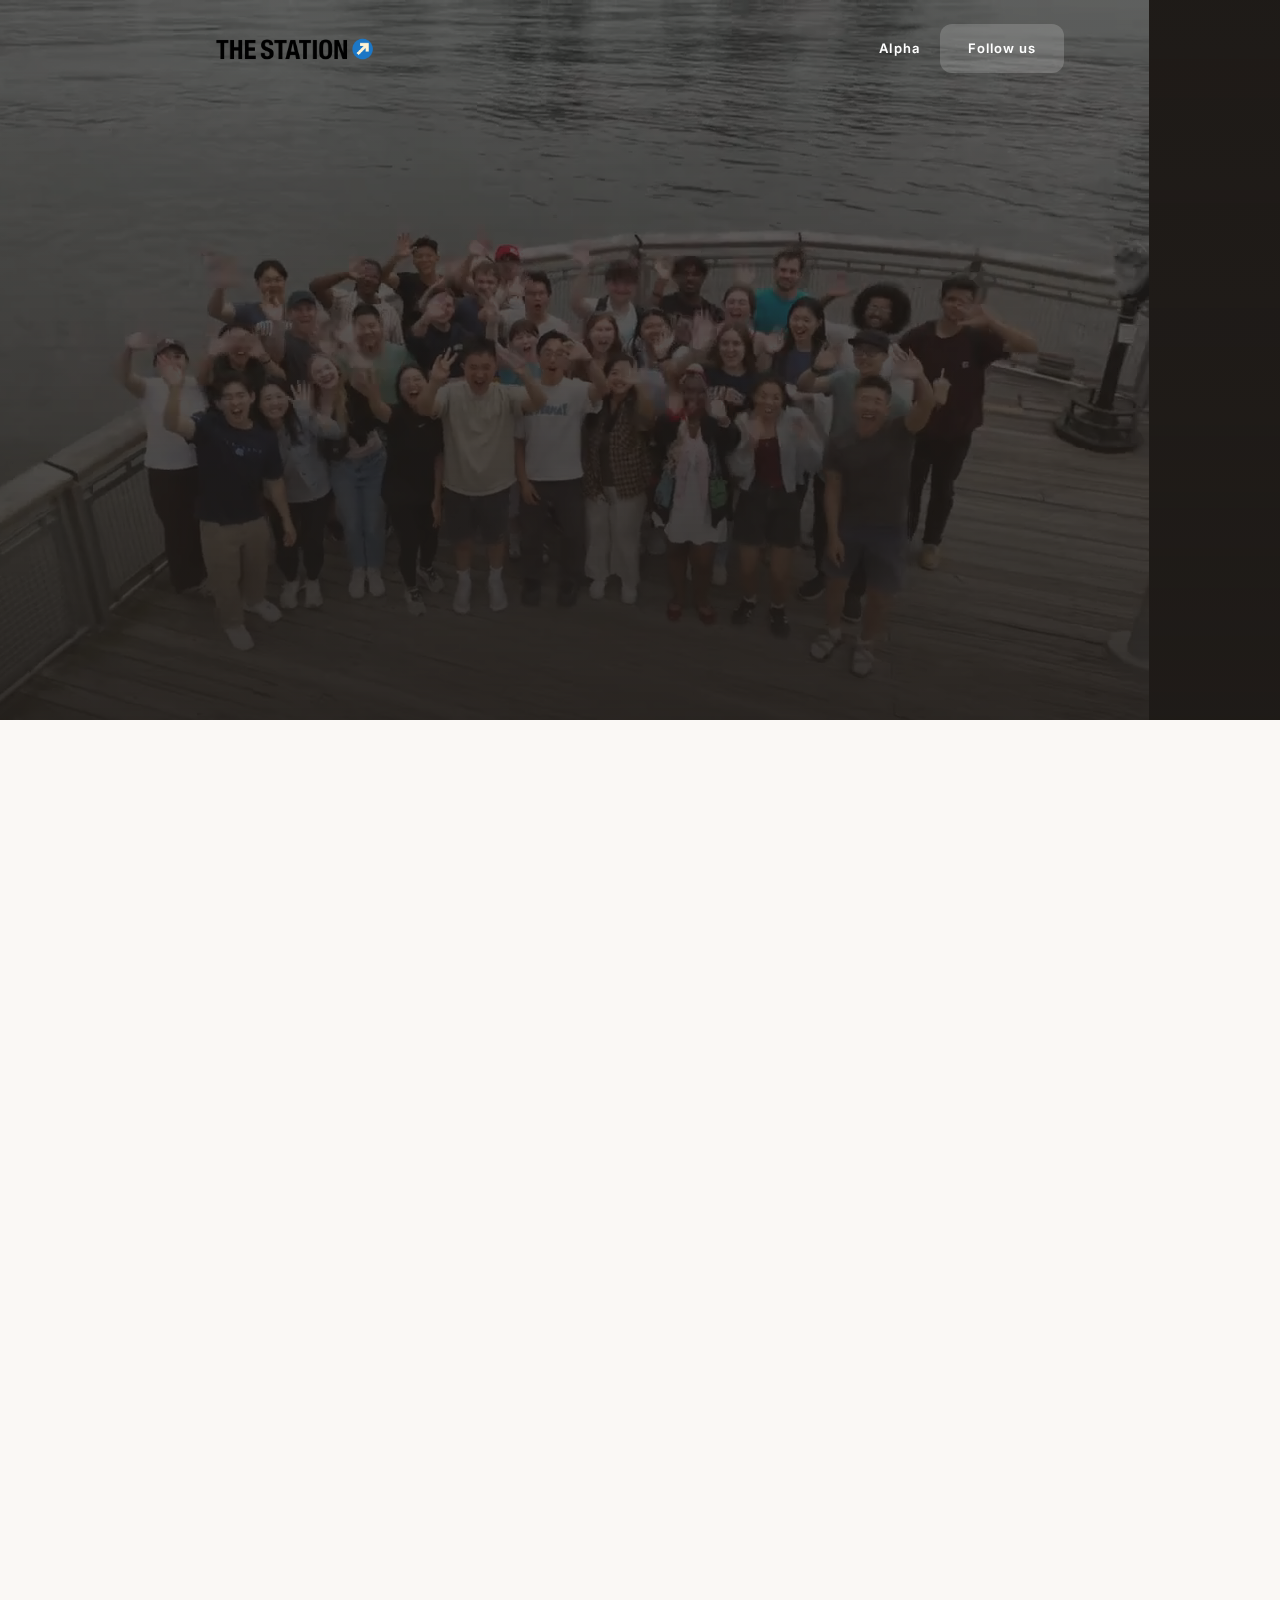
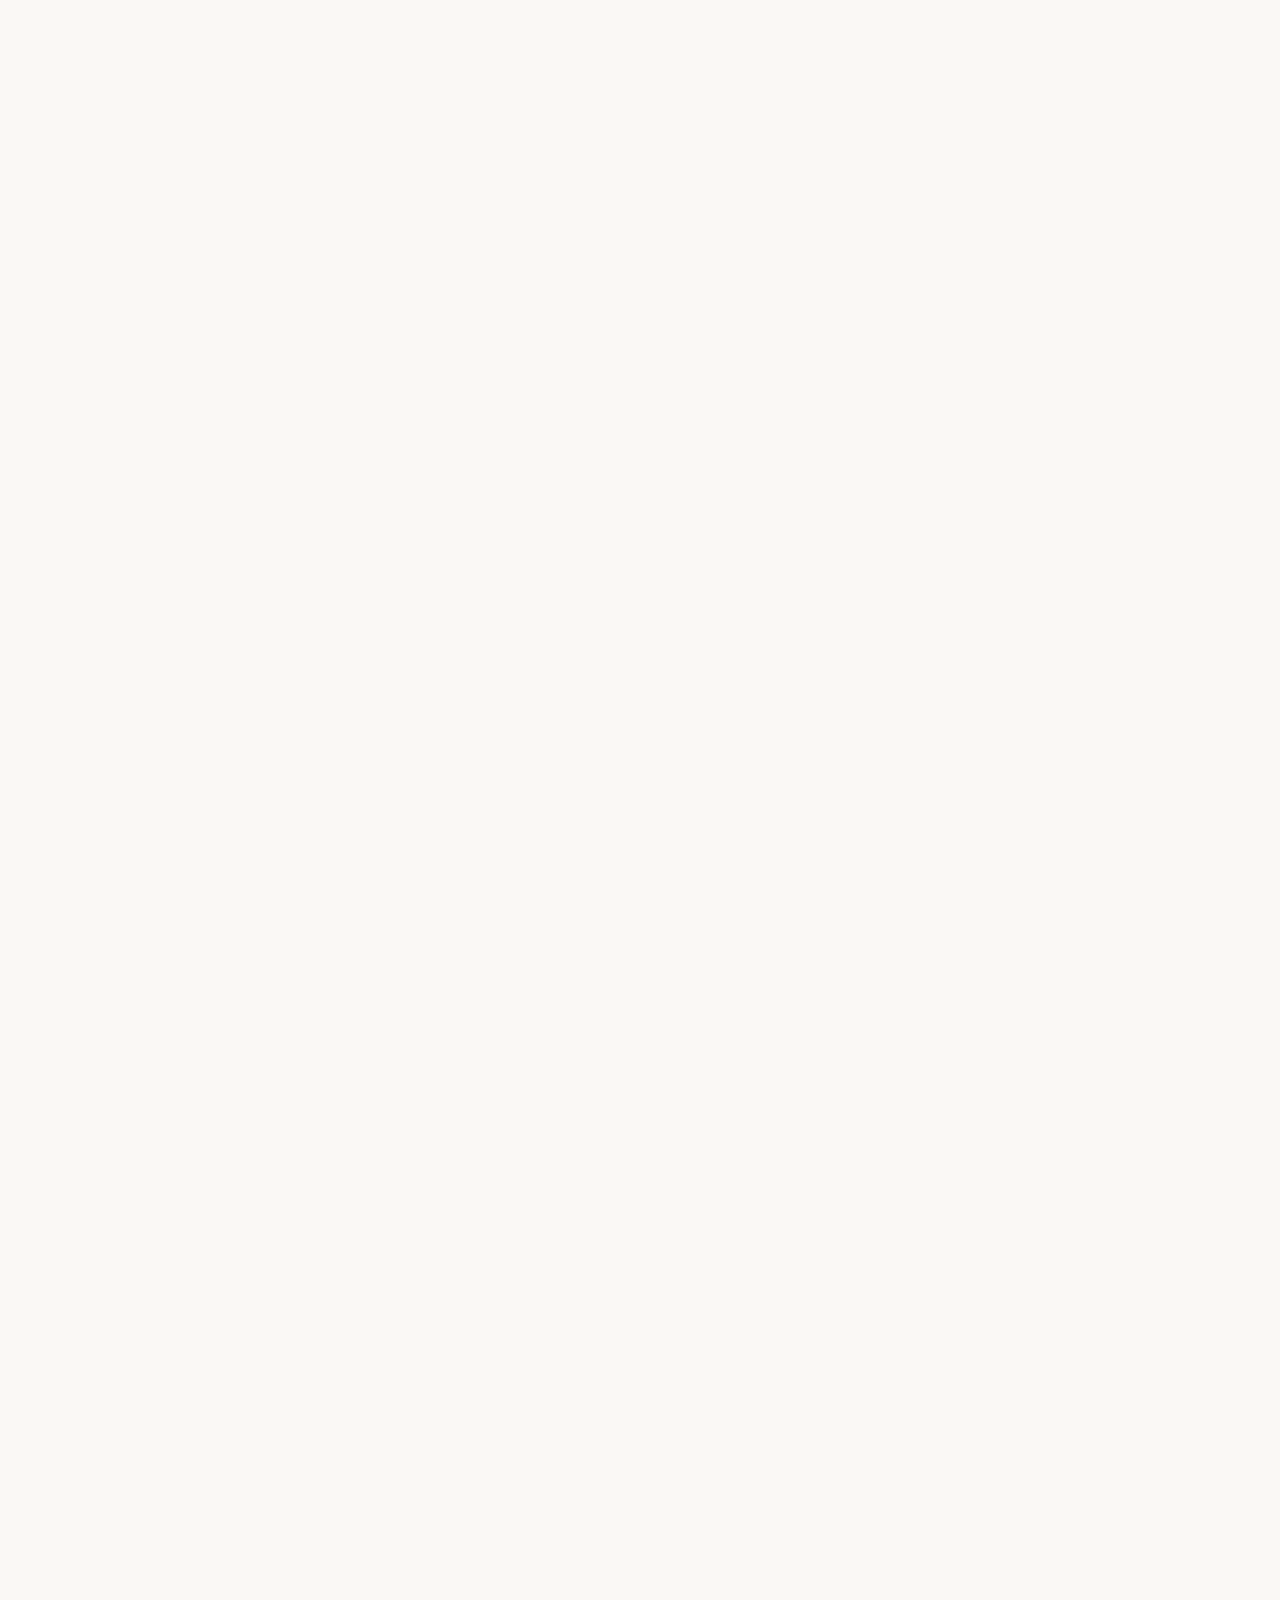
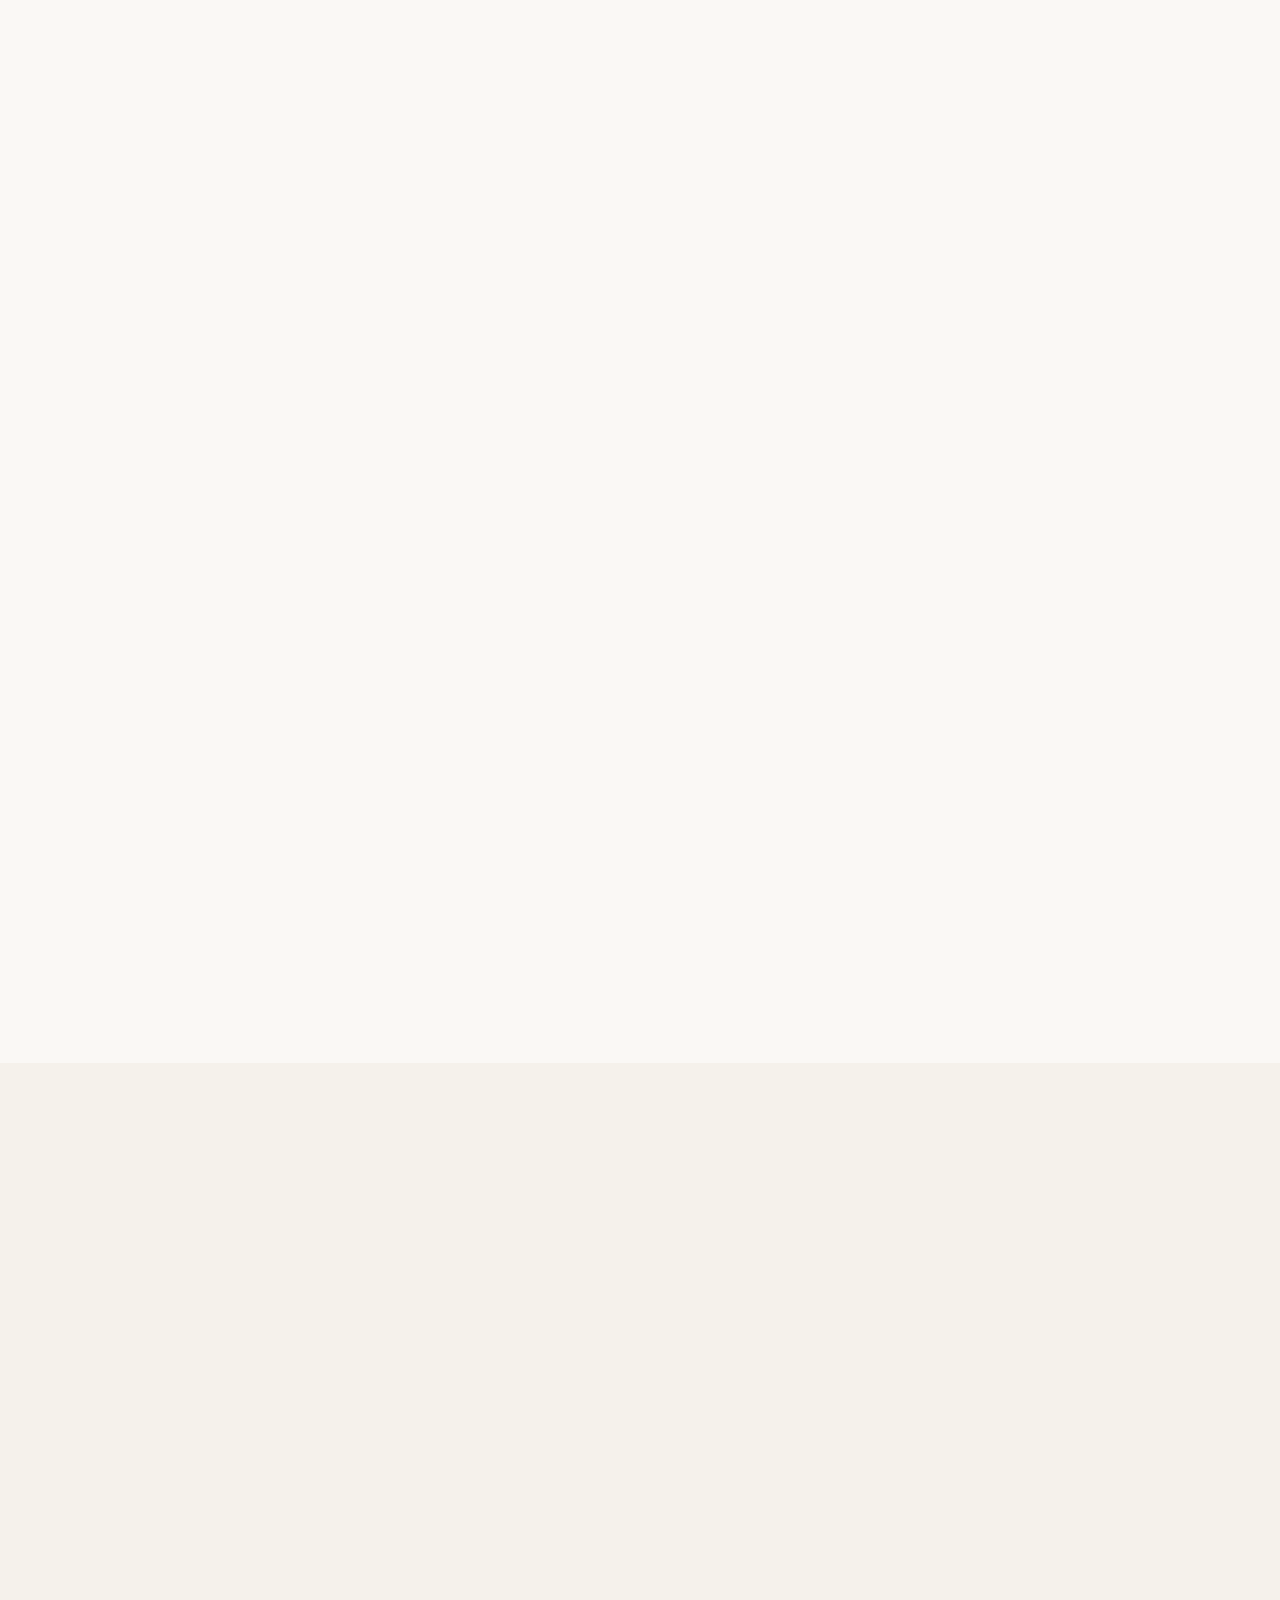
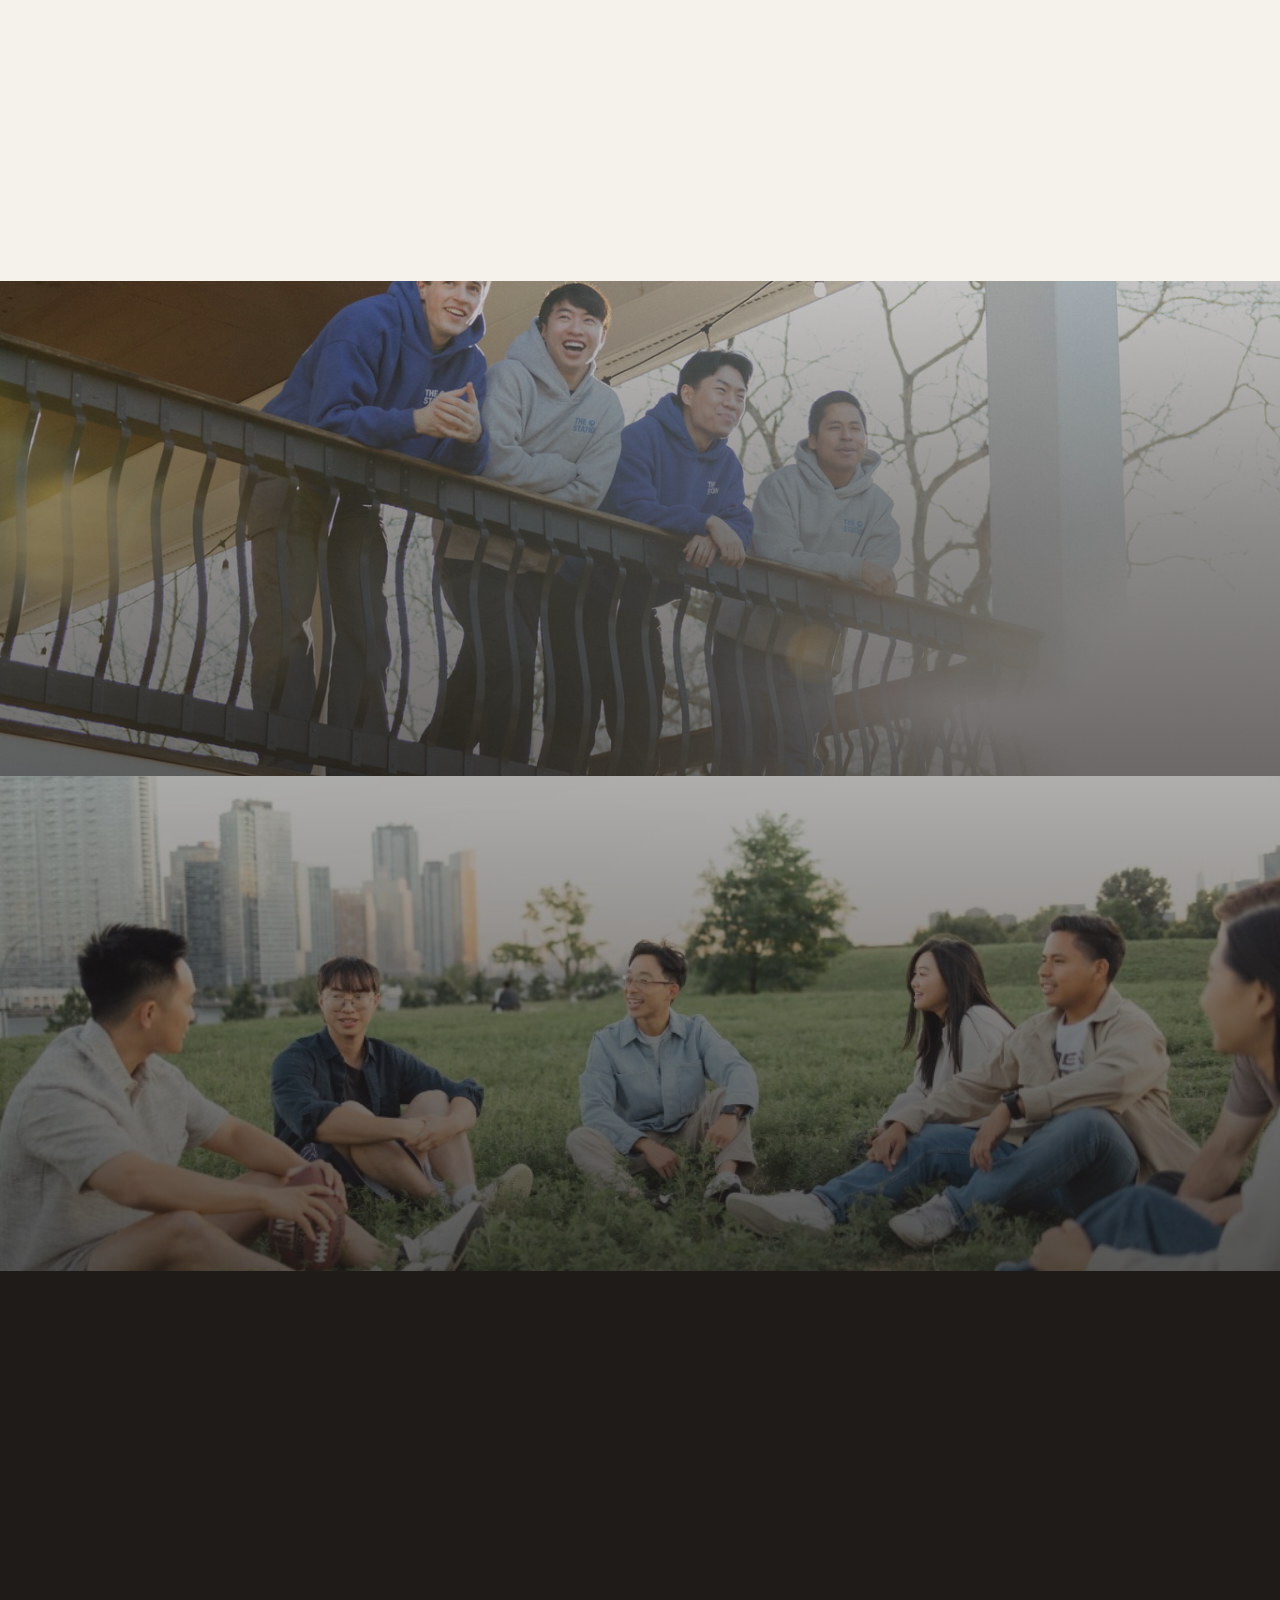
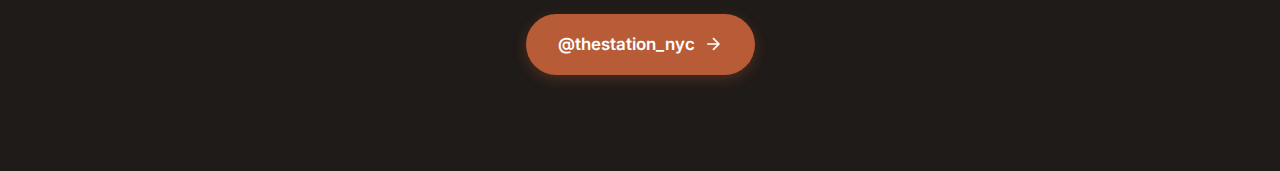
<file: index.html>
<!DOCTYPE html>
<html lang="en">
<head>
  <meta charset="UTF-8">
  <meta name="viewport" content="width=device-width, initial-scale=1.0">
  <title>The Station — Real friends. Real faith. NYC.</title>
  <meta name="description" content="A Bible study and fellowship for college students and young adults (18–30) in New York City. Real friends, real faith.">
  <link rel="preconnect" href="https://fonts.googleapis.com">
  <link rel="preconnect" href="https://fonts.gstatic.com" crossorigin>
  <link href="https://fonts.googleapis.com/css2?family=Inter:wght@400;500;600;700&display=swap" rel="stylesheet">
  <link rel="stylesheet" href="styles-station.css">
</head>
<body>
  <header class="site-header" id="site-header">
    <div class="container header-inner">
      <a href="/" class="logo-station" aria-label="The Station — Home">
        <img src="assets/thestation-horizontal-logo-81e3cb5e-ffde-4cef-9600-8eb62cbab38f.png" alt="The Station" width="160" height="40">
      </a>
      <nav class="nav" aria-label="Main">
        <a href="alpha/">Alpha</a>
        <a href="https://www.instagram.com/thestation_nyc/" target="_blank" rel="noopener noreferrer" class="nav-cta btn btn-nav">Follow us</a>
      </nav>
    </div>
  </header>

  <main>
    <section class="hero">
      <video class="hero-video" autoplay muted loop playsinline preload="auto" aria-hidden="true">
        <source src="assets/nyc-drone-shot.mp4" type="video/mp4">
        <source src="assets/nyc-drone-shot.mov" type="video/quicktime">
      </video>
      <div class="hero-overlay"></div>
      <div class="container hero-content">
        <h1 class="hero-title">Real friends.<br><span class="hero-highlight">Real faith.</span></h1>
        <p class="hero-tagline">For college students and young adults in New York City.</p>
        <!-- <a href="https://www.instagram.com/thestation_nyc/" target="_blank" rel="noopener noreferrer" class="btn btn-primary">
          Follow us
          <svg class="btn-arrow" width="20" height="20" viewBox="0 0 24 24" fill="none" stroke="currentColor" stroke-width="2" aria-hidden="true"><path d="M5 12h14M12 5l7 7-7 7"/></svg>
        </a> -->
      </div>
    </section>

    <section id="about" class="section section-light">
      <div class="container">
        <p class="section-pretitle reveal">Who we are</p>
        <h2 class="section-title reveal">A community for <span class="title-bold">college & young adults</span></h2>
        <div class="section-intro-block reveal">
          <p class="section-intro">The Station is a Bible study and fellowship for college students and young adults (18–30) in New York City. We’re about real friendship, real faith, and a place to belong in the city.</p>
          <p class="section-intro">This is our first year in NYC—we’re still launching, learning the city, and looking for people who want to explore faith and community together. Whether you’re curious, new to faith, or looking for a home, you’re welcome here.</p>
        </div>
        <div class="values">
          <article class="value-card reveal">
            <span class="value-icon" aria-hidden="true">
              <svg width="28" height="28" viewBox="0 0 24 24" fill="none" stroke="currentColor" stroke-width="2"><path d="M17 21v-2a4 4 0 0 0-4-4H5a4 4 0 0 0-4 4v2"/><circle cx="9" cy="7" r="4"/><path d="M23 21v-2a4 4 0 0 0-3-3.87M16 3.13a4 4 0 0 1 0 7.75"/></svg>
            </span>
            <h3>Community</h3>
            <p>Friendship and belonging in a city that can feel anonymous.</p>
          </article>
          <article class="value-card reveal">
            <span class="value-icon" aria-hidden="true">
              <svg width="28" height="28" viewBox="0 0 24 24" fill="none" stroke="currentColor" stroke-width="2"><path d="M4 19.5A2.5 2.5 0 0 1 6.5 17H20"/><path d="M6.5 2H20v20H6.5A2.5 2.5 0 0 1 4 19.5v-15A2.5 2.5 0 0 1 6.5 2z"/><line x1="8" y1="7" x2="16" y2="7"/><line x1="8" y1="11" x2="16" y2="11"/></svg>
            </span>
            <h3>Bible & faith</h3>
            <p>Exploring Scripture and faith in an honest, open environment.</p>
          </article>
          <article class="value-card reveal">
            <span class="value-icon" aria-hidden="true">
              <svg width="28" height="28" viewBox="0 0 24 24" fill="none" stroke="currentColor" stroke-width="2"><path d="M21 10c0 7-9 13-9 13s-9-6-9-13a9 9 0 0 1 18 0z"/><circle cx="12" cy="10" r="3"/></svg>
            </span>
            <h3>New York City</h3>
            <p>Rooted in NYC—for students and young adults who live and work here.</p>
          </article>
        </div>
      </div>
    </section>

    <section id="meet" class="section section-light">
      <div class="container">
        <p class="section-pretitle reveal">Where we meet</p>
        <h2 class="section-title reveal">Join us at <span class="title-bold">THE HUB</span></h2>
        <div class="meet-photo reveal">
          <img
            src="assets/community-group.png"
            alt="A diverse group of young adults from The Station gathered together"
            class="meet-photo-img"
            width="1600"
            height="1067"
          >
        </div>
        <div class="meet-details reveal">
          <div class="meet-card">
            <div class="meet-detail">
              <span class="meet-icon" aria-hidden="true">
                <svg width="24" height="24" viewBox="0 0 24 24" fill="none" stroke="currentColor" stroke-width="2"><path d="M21 10c0 7-9 13-9 13s-9-6-9-13a9 9 0 0 1 18 0z"/><circle cx="12" cy="10" r="3"/></svg>
              </span>
              <div>
                <span class="meet-label">Location</span>
                <p class="meet-value">THE HUB — 109 E 31st St, New York, NY 10016</p>
              </div>
            </div>
            <div class="meet-detail">
              <span class="meet-icon" aria-hidden="true">
                <svg width="24" height="24" viewBox="0 0 24 24" fill="none" stroke="currentColor" stroke-width="2"><circle cx="12" cy="12" r="10"/><polyline points="12 6 12 12 16 14"/></svg>
              </span>
              <div>
                <span class="meet-label">When</span>
                <p class="meet-value">Thursday nights at 6 PM</p>
              </div>
            </div>
            <div class="meet-detail meet-detail-full">
              <span class="meet-icon" aria-hidden="true">
                <svg width="24" height="24" viewBox="0 0 24 24" fill="none" stroke="currentColor" stroke-width="2"><path d="M17 21v-2a4 4 0 0 0-4-4H5a4 4 0 0 0-4 4v2"/><circle cx="9" cy="7" r="4"/><path d="M23 21v-2a4 4 0 0 0-3-3.87M16 3.13a4 4 0 0 1 0 7.75"/></svg>
              </span>
              <div>
                <span class="meet-label">What we do</span>
                <p class="meet-value">Worship, Bible study, dinner, and hanging out</p>
              </div>
            </div>
            <a href="https://www.google.com/maps/place/The+Hub+NYC/@40.7450818,-73.9869323,17z/data=!3m2!4b1!5s0x89c25907e2778c05:0xab2c25a487fdd86d!4m6!3m5!1s0x89c25f2e54d4d1fb:0x3b5504d6205fe40b!8m2!3d40.7450819!4d-73.9820614!16s%2Fg%2F1q62cgsbv?entry=ttu&g_ep=EgoyMDI2MDEyOC4wIKXMDSoASAFQAw%3D%3D" target="_blank" rel="noopener noreferrer" class="btn btn-meet">
              Get directions
              <svg class="btn-arrow" width="18" height="18" viewBox="0 0 24 24" fill="none" stroke="currentColor" stroke-width="2"><path d="M7 17L17 7M17 7H7M17 7V17"/></svg>
            </a>
          </div>
        </div>
      </div>
    </section>

    <section id="alpha" class="section section-alpha-promo">
      <div class="container">
        <p class="section-pretitle reveal">Coming Up</p>
        <h2 class="section-title reveal">Explore life's <span class="title-bold">big questions</span></h2>
        <div class="section-intro-block reveal">
          <p class="section-intro">Alpha is a series of dinners and conversations where you can explore faith, life, and meaning in a relaxed, non-judgmental environment. Whether you're curious, skeptical, or just looking for good conversation—you're welcome.</p>
        </div>
        <div class="alpha-promo-card reveal">
          <div class="alpha-promo-content">
            <h3>Alpha Course</h3>
            <p>A free dinner series exploring the big questions of life and faith. Great food, real conversations, and new friends.</p>
            <div class="alpha-promo-details">
              <div class="alpha-promo-detail">
                <span class="alpha-promo-icon" aria-hidden="true">
                  <svg width="18" height="18" viewBox="0 0 24 24" fill="none" stroke="currentColor" stroke-width="2"><rect x="3" y="4" width="18" height="18" rx="2" ry="2"/><line x1="16" y1="2" x2="16" y2="6"/><line x1="8" y1="2" x2="8" y2="6"/><line x1="3" y1="10" x2="21" y2="10"/></svg>
                </span>
                <span>Thursdays starting February 12</span>
              </div>
              <div class="alpha-promo-detail">
                <span class="alpha-promo-icon" aria-hidden="true">
                  <svg width="18" height="18" viewBox="0 0 24 24" fill="none" stroke="currentColor" stroke-width="2"><circle cx="12" cy="12" r="10"/><polyline points="12 6 12 12 16 14"/></svg>
                </span>
                <span>6:30 PM – 8:30 PM</span>
              </div>
            </div>
            <a href="alpha/" class="btn btn-alpha-promo">
              Learn more about Alpha
              <svg class="btn-arrow" width="18" height="18" viewBox="0 0 24 24" fill="none" stroke="currentColor" stroke-width="2"><path d="M5 12h14M12 5l7 7-7 7"/></svg>
            </a>
          </div>
        </div>
      </div>
    </section>

    <section id="community" class="section section-warm">
      <div class="container">
        <p class="section-pretitle reveal">Why we do this</p>
        <h2 class="section-title reveal">Making the city feel <span class="title-bold">smaller</span></h2>
        <div class="section-intro-block reveal">
          <p class="section-intro">NYC can feel huge and anonymous. We want to change that—by fostering warm, real community in living rooms, coffee shops, and small spaces where people actually get to know each other.</p>
          <p class="section-intro">Not another program. Just friends, faith, and a place to belong when the city feels too big.</p>
        </div>
        <div class="community-stat reveal">
          <span class="community-stat-number">61%</span>
          <p class="community-stat-label">of young adults experience serious loneliness. We’re here to build the kind of community that makes the city feel like home.</p>
        </div>
      </div>
    </section>

    <section id="life" class="photo-section" aria-label="Life at The Station">
      <div class="photo-section-inner">
        <img
          src="assets/community-balcony.png"
          alt="Friends from The Station on a balcony, smiling together"
          class="photo-section-img"
          width="1600"
          height="1067"
        >
        <div class="photo-section-overlay" aria-hidden="true"></div>
        <p class="photo-section-caption reveal">Real friends, real moments.</p>
      </div>
    </section>

    <section id="city" class="photo-section photo-section-alt" aria-label="Together in the city">
      <div class="photo-section-inner">
        <img
          src="assets/community-park.png"
          alt="A group from The Station in a park, talking and laughing together"
          class="photo-section-img"
          width="1600"
          height="1067"
        >
        <div class="photo-section-overlay" aria-hidden="true"></div>
        <p class="photo-section-caption reveal">Together in the city.</p>
      </div>
    </section>

    <section id="instagram" class="section section-light">
      <div class="container">
        <p class="section-pretitle reveal">Latest from us</p>
        <h2 class="section-title reveal">Follow <span class="title-bold">@thestation_nyc</span></h2>
        <p class="section-intro reveal">Photos and videos from our community — worship nights, Bible study, dinners, and life together in the city.</p>
        <div class="instagram-embed-wrapper reveal">
          <!-- To show a live feed: sign up at snapwidget.com, embedsocial.com, or elfsight.com, then replace the grid below with the embed code -->
          <div class="instagram-grid">
            <a href="https://www.instagram.com/thestation_nyc/" target="_blank" rel="noopener noreferrer" class="instagram-tile" aria-label="View photo on Instagram">
              <span class="instagram-tile-icon"><svg width="32" height="32" viewBox="0 0 24 24" fill="none" stroke="currentColor" stroke-width="2"><rect x="2" y="2" width="20" height="20" rx="5" ry="5"/><path d="M16 11.37A4 4 0 1 1 12.63 8 4 4 0 0 1 16 11.37z"/><line x1="17.5" y1="6.5" x2="17.51" y2="6.5"/></svg></span>
            </a>
            <a href="https://www.instagram.com/thestation_nyc/" target="_blank" rel="noopener noreferrer" class="instagram-tile" aria-label="View photo on Instagram">
              <span class="instagram-tile-icon"><svg width="32" height="32" viewBox="0 0 24 24" fill="none" stroke="currentColor" stroke-width="2"><rect x="2" y="2" width="20" height="20" rx="5" ry="5"/><path d="M16 11.37A4 4 0 1 1 12.63 8 4 4 0 0 1 16 11.37z"/><line x1="17.5" y1="6.5" x2="17.51" y2="6.5"/></svg></span>
            </a>
            <a href="https://www.instagram.com/thestation_nyc/" target="_blank" rel="noopener noreferrer" class="instagram-tile" aria-label="View photo on Instagram">
              <span class="instagram-tile-icon"><svg width="32" height="32" viewBox="0 0 24 24" fill="none" stroke="currentColor" stroke-width="2"><rect x="2" y="2" width="20" height="20" rx="5" ry="5"/><path d="M16 11.37A4 4 0 1 1 12.63 8 4 4 0 0 1 16 11.37z"/><line x1="17.5" y1="6.5" x2="17.51" y2="6.5"/></svg></span>
            </a>
            <a href="https://www.instagram.com/thestation_nyc/" target="_blank" rel="noopener noreferrer" class="instagram-tile" aria-label="View photo on Instagram">
              <span class="instagram-tile-icon"><svg width="32" height="32" viewBox="0 0 24 24" fill="none" stroke="currentColor" stroke-width="2"><rect x="2" y="2" width="20" height="20" rx="5" ry="5"/><path d="M16 11.37A4 4 0 1 1 12.63 8 4 4 0 0 1 16 11.37z"/><line x1="17.5" y1="6.5" x2="17.51" y2="6.5"/></svg></span>
            </a>
            <a href="https://www.instagram.com/thestation_nyc/" target="_blank" rel="noopener noreferrer" class="instagram-tile" aria-label="View photo on Instagram">
              <span class="instagram-tile-icon"><svg width="32" height="32" viewBox="0 0 24 24" fill="none" stroke="currentColor" stroke-width="2"><rect x="2" y="2" width="20" height="20" rx="5" ry="5"/><path d="M16 11.37A4 4 0 1 1 12.63 8 4 4 0 0 1 16 11.37z"/><line x1="17.5" y1="6.5" x2="17.51" y2="6.5"/></svg></span>
            </a>
            <a href="https://www.instagram.com/thestation_nyc/" target="_blank" rel="noopener noreferrer" class="instagram-tile" aria-label="View photo on Instagram">
              <span class="instagram-tile-icon"><svg width="32" height="32" viewBox="0 0 24 24" fill="none" stroke="currentColor" stroke-width="2"><rect x="2" y="2" width="20" height="20" rx="5" ry="5"/><path d="M16 11.37A4 4 0 1 1 12.63 8 4 4 0 0 1 16 11.37z"/><line x1="17.5" y1="6.5" x2="17.51" y2="6.5"/></svg></span>
            </a>
          </div>
          <a href="https://www.instagram.com/thestation_nyc/" target="_blank" rel="noopener noreferrer" class="btn btn-primary instagram-follow-btn">
            Follow @thestation_nyc
            <svg class="btn-arrow" width="18" height="18" viewBox="0 0 24 24" fill="none" stroke="currentColor" stroke-width="2"><path d="M7 17L17 7M17 7H7M17 7V17"/></svg>
          </a>
        </div>
      </div>
    </section>

    <section id="connect" class="section section-dark cta-section">
      <div class="cta-bg" aria-hidden="true"></div>
      <div class="cta-overlay" aria-hidden="true"></div>
      <div class="container cta-inner">
        <p class="section-pretitle section-pretitle-dark reveal">Get in touch</p>
        <h2 class="section-title cta-section-title reveal">Connect with <span class="title-bold">The Station</span></h2>
        <p class="cta-intro reveal">We’re building something new in the city. Follow us for updates, meetups, and ways to get involved.</p>
        <a
          href="https://www.instagram.com/thestation_nyc"
          target="_blank"
          rel="noopener noreferrer"
          class="btn btn-cta btn-large"
        >
          @thestation_nyc
          <svg class="btn-arrow" width="20" height="20" viewBox="0 0 24 24" fill="none" stroke="currentColor" stroke-width="2" aria-hidden="true"><path d="M5 12h14M12 5l7 7-7 7"/></svg>
        </a>
        </div>
    </section>
  </main>
  <script src="script.js"></script>
</body>
</html>
</file>
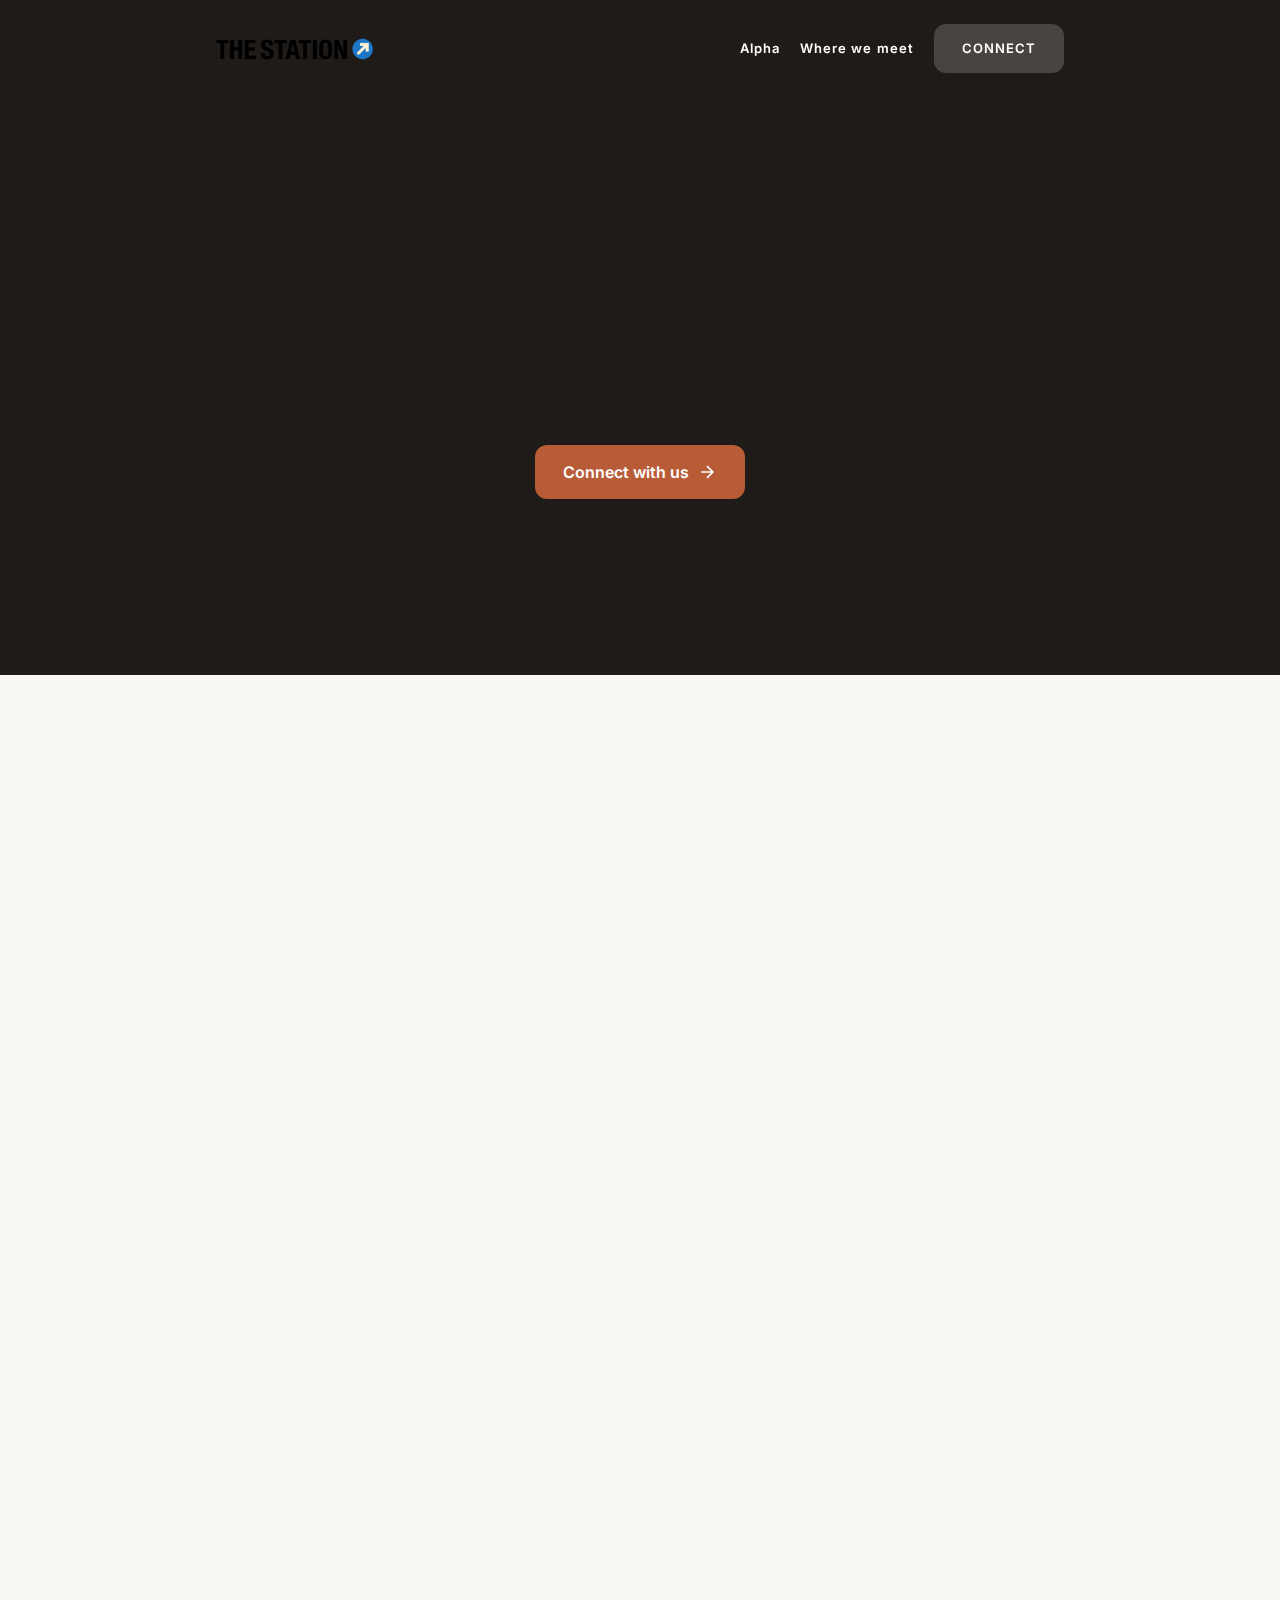
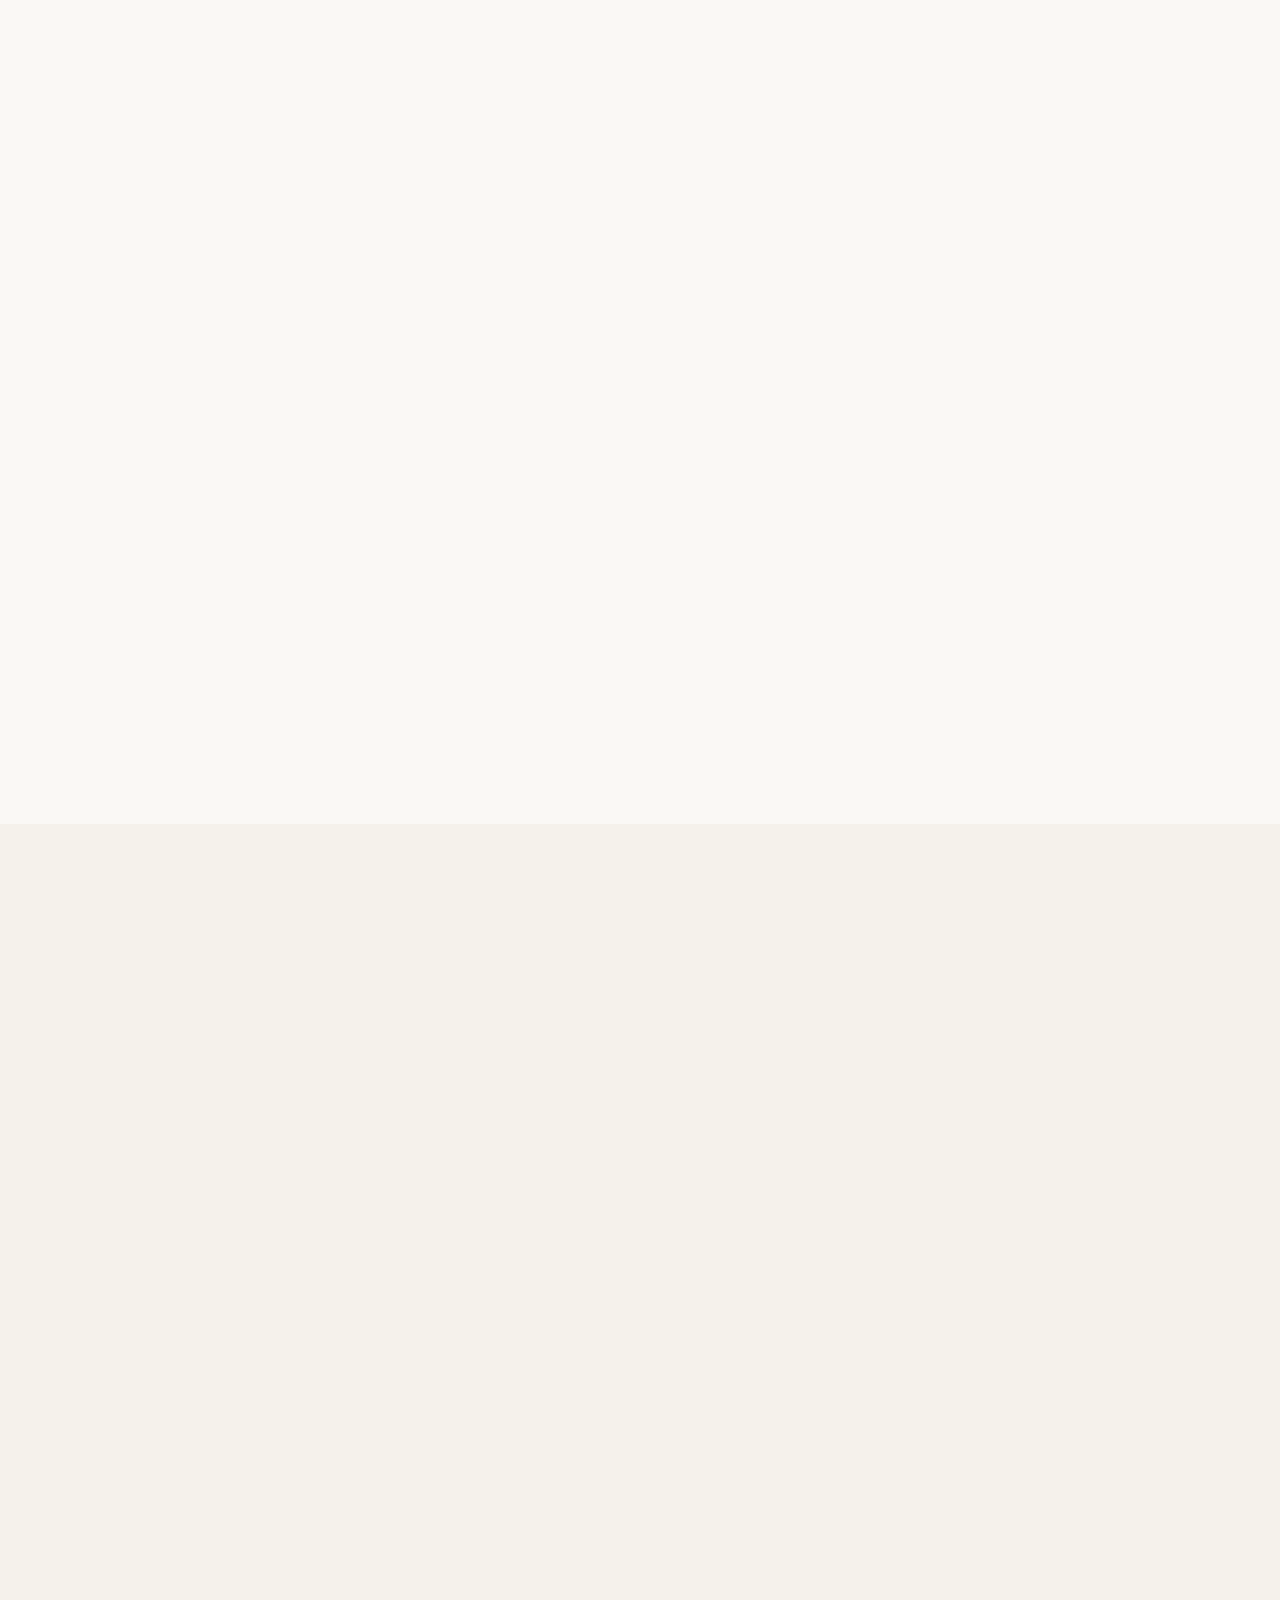
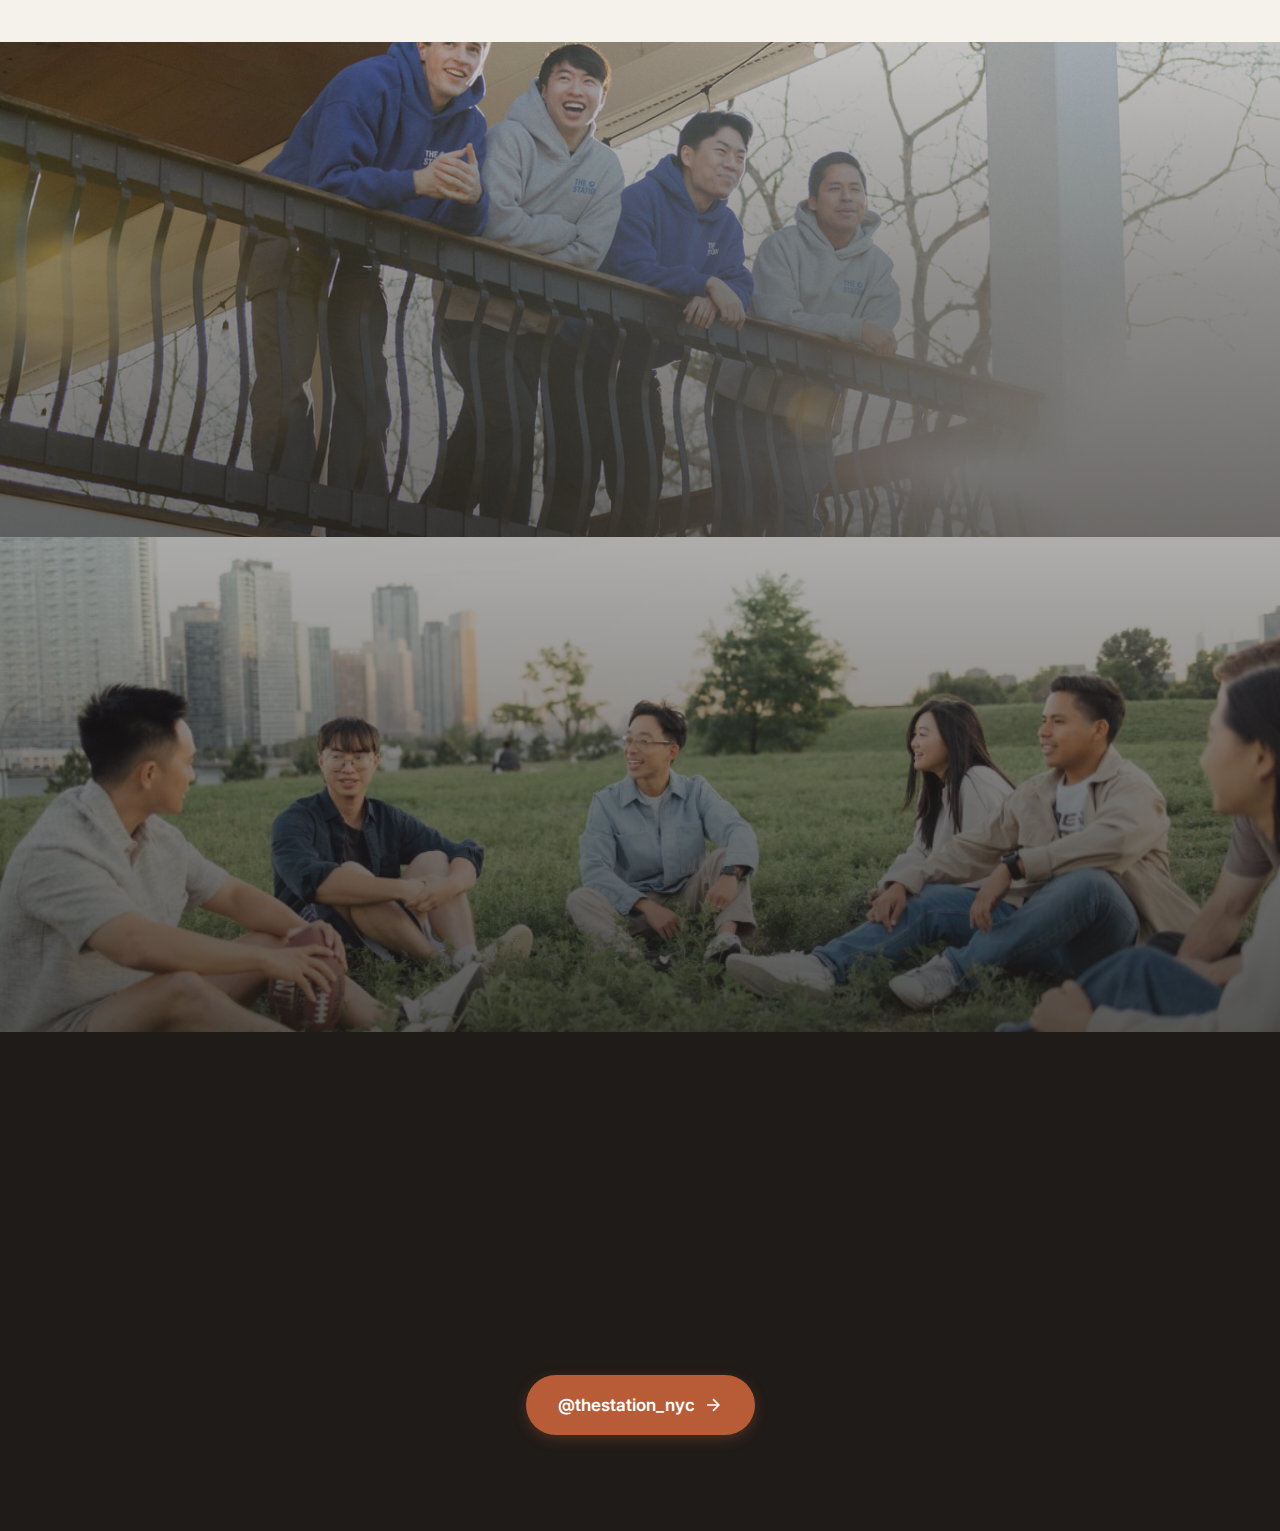
<file: The-Station-Website-master/index.html>
<!DOCTYPE html>
<html lang="en">
<head>
  <meta charset="UTF-8">
  <meta name="viewport" content="width=device-width, initial-scale=1.0">
  <title>The Station — Real friends. Real faith. NYC.</title>
  <meta name="description" content="A Bible study and fellowship for college students and young adults (18–30) in New York City. Real friends, real faith.">
  <link rel="preconnect" href="https://fonts.googleapis.com">
  <link rel="preconnect" href="https://fonts.gstatic.com" crossorigin>
  <link href="https://fonts.googleapis.com/css2?family=Inter:wght@400;500;600;700&display=swap" rel="stylesheet">
  <link rel="stylesheet" href="styles-station.css">
</head>
<body>
  <header class="site-header" id="site-header">
    <div class="container header-inner">
      <a href="/" class="logo-station" aria-label="The Station — Home">
        <img src="assets/thestation-horizontal-logo-81e3cb5e-ffde-4cef-9600-8eb62cbab38f.png" alt="The Station" width="160" height="40">
      </a>
      <nav class="nav" aria-label="Main">
        <a href="alpha/">Alpha</a>
        <a href="#meet">Where we meet</a>
        <a href="#connect" class="nav-cta btn btn-nav">CONNECT</a>
      </nav>
    </div>
  </header>

  <main>
    <section class="hero">
      <div class="hero-overlay"></div>
      <div class="container hero-content">
        <h1 class="hero-title">Real friends.<br><span class="hero-highlight">Real faith.</span></h1>
        <p class="hero-tagline">For college students and young adults in New York City.</p>
        <a href="#connect" class="btn btn-primary">
          Connect with us
          <svg class="btn-arrow" width="20" height="20" viewBox="0 0 24 24" fill="none" stroke="currentColor" stroke-width="2" aria-hidden="true"><path d="M5 12h14M12 5l7 7-7 7"/></svg>
        </a>
      </div>
    </section>

    <section id="about" class="section section-light">
      <div class="container">
        <p class="section-pretitle reveal">Who we are</p>
        <h2 class="section-title reveal">A community for <span class="title-bold">college & young adults</span></h2>
        <div class="section-intro-block reveal">
          <p class="section-intro">The Station is a Bible study and fellowship for college students and young adults (18–30) in New York City. We’re about real friendship, real faith, and a place to belong in the city.</p>
          <p class="section-intro">This is our first year in NYC—we’re still launching, learning the city, and looking for people who want to explore faith and community together. Whether you’re curious, new to faith, or looking for a home, you’re welcome here.</p>
        </div>
        <div class="values">
          <article class="value-card reveal">
            <span class="value-icon" aria-hidden="true">
              <svg width="28" height="28" viewBox="0 0 24 24" fill="none" stroke="currentColor" stroke-width="2"><path d="M17 21v-2a4 4 0 0 0-4-4H5a4 4 0 0 0-4 4v2"/><circle cx="9" cy="7" r="4"/><path d="M23 21v-2a4 4 0 0 0-3-3.87M16 3.13a4 4 0 0 1 0 7.75"/></svg>
            </span>
            <h3>Community</h3>
            <p>Friendship and belonging in a city that can feel anonymous.</p>
          </article>
          <article class="value-card reveal">
            <span class="value-icon" aria-hidden="true">
              <svg width="28" height="28" viewBox="0 0 24 24" fill="none" stroke="currentColor" stroke-width="2"><path d="M4 19.5A2.5 2.5 0 0 1 6.5 17H20"/><path d="M6.5 2H20v20H6.5A2.5 2.5 0 0 1 4 19.5v-15A2.5 2.5 0 0 1 6.5 2z"/><line x1="8" y1="7" x2="16" y2="7"/><line x1="8" y1="11" x2="16" y2="11"/></svg>
            </span>
            <h3>Bible & faith</h3>
            <p>Exploring Scripture and faith in an honest, open environment.</p>
          </article>
          <article class="value-card reveal">
            <span class="value-icon" aria-hidden="true">
              <svg width="28" height="28" viewBox="0 0 24 24" fill="none" stroke="currentColor" stroke-width="2"><path d="M21 10c0 7-9 13-9 13s-9-6-9-13a9 9 0 0 1 18 0z"/><circle cx="12" cy="10" r="3"/></svg>
            </span>
            <h3>New York City</h3>
            <p>Rooted in NYC—for students and young adults who live and work here.</p>
          </article>
        </div>
      </div>
    </section>

    <section id="meet" class="section section-light">
      <div class="container">
        <p class="section-pretitle reveal">Where we meet</p>
        <h2 class="section-title reveal">Join us at <span class="title-bold">THE HUB</span></h2>
        <div class="meet-details reveal">
          <div class="meet-card">
            <div class="meet-detail">
              <span class="meet-icon" aria-hidden="true">
                <svg width="24" height="24" viewBox="0 0 24 24" fill="none" stroke="currentColor" stroke-width="2"><path d="M21 10c0 7-9 13-9 13s-9-6-9-13a9 9 0 0 1 18 0z"/><circle cx="12" cy="10" r="3"/></svg>
              </span>
              <div>
                <span class="meet-label">Location</span>
                <p class="meet-value">THE HUB — 109 E 31st St, New York, NY 10016</p>
              </div>
            </div>
            <div class="meet-detail">
              <span class="meet-icon" aria-hidden="true">
                <svg width="24" height="24" viewBox="0 0 24 24" fill="none" stroke="currentColor" stroke-width="2"><circle cx="12" cy="12" r="10"/><polyline points="12 6 12 12 16 14"/></svg>
              </span>
              <div>
                <span class="meet-label">When</span>
                <p class="meet-value">Thursday nights at 6 PM</p>
              </div>
            </div>
            <div class="meet-detail meet-detail-full">
              <span class="meet-icon" aria-hidden="true">
                <svg width="24" height="24" viewBox="0 0 24 24" fill="none" stroke="currentColor" stroke-width="2"><path d="M17 21v-2a4 4 0 0 0-4-4H5a4 4 0 0 0-4 4v2"/><circle cx="9" cy="7" r="4"/><path d="M23 21v-2a4 4 0 0 0-3-3.87M16 3.13a4 4 0 0 1 0 7.75"/></svg>
              </span>
              <div>
                <span class="meet-label">What we do</span>
                <p class="meet-value">Worship, Bible study, dinner, and hanging out</p>
              </div>
            </div>
            <a href="https://www.google.com/maps/search/?api=1&query=109+E+31st+St+New+York+NY+10016" target="_blank" rel="noopener noreferrer" class="btn btn-meet">
              Get directions
              <svg class="btn-arrow" width="18" height="18" viewBox="0 0 24 24" fill="none" stroke="currentColor" stroke-width="2"><path d="M7 17L17 7M17 7H7M17 7V17"/></svg>
            </a>
          </div>
        </div>
      </div>
    </section>

    <section id="community" class="section section-warm">
      <div class="container">
        <p class="section-pretitle reveal">Why we do this</p>
        <h2 class="section-title reveal">Making the city feel <span class="title-bold">smaller</span></h2>
        <div class="section-intro-block reveal">
          <p class="section-intro">NYC can feel huge and anonymous. We want to change that—by fostering warm, real community in living rooms, coffee shops, and small spaces where people actually get to know each other.</p>
          <p class="section-intro">Not another program. Just friends, faith, and a place to belong when the city feels too big.</p>
        </div>
        <div class="community-stat reveal">
          <span class="community-stat-number">61%</span>
          <p class="community-stat-label">of young adults experience serious loneliness. We’re here to build the kind of community that makes the city feel like home.</p>
        </div>
      </div>
    </section>

    <section id="life" class="photo-section" aria-label="Life at The Station">
      <div class="photo-section-inner">
        <img
          src="assets/community-balcony.png"
          alt="Friends from The Station on a balcony, smiling together"
          class="photo-section-img"
          width="1600"
          height="1067"
        >
        <div class="photo-section-overlay" aria-hidden="true"></div>
        <p class="photo-section-caption reveal">Real friends, real moments.</p>
      </div>
    </section>

    <section id="city" class="photo-section photo-section-alt" aria-label="Together in the city">
      <div class="photo-section-inner">
        <img
          src="assets/community-park.png"
          alt="A group from The Station in a park, talking and laughing together"
          class="photo-section-img"
          width="1600"
          height="1067"
        >
        <div class="photo-section-overlay" aria-hidden="true"></div>
        <p class="photo-section-caption reveal">Together in the city.</p>
      </div>
    </section>

    <section id="instagram" class="section section-light">
      <div class="container">
        <p class="section-pretitle reveal">Latest from us</p>
        <h2 class="section-title reveal">Follow <span class="title-bold">@thestation_nyc</span></h2>
        <p class="section-intro reveal">Photos and videos from our community — worship nights, Bible study, dinners, and life together in the city.</p>
        <div class="instagram-embed-wrapper reveal">
          <!-- To show a live feed: sign up at snapwidget.com, embedsocial.com, or elfsight.com, then replace the grid below with the embed code -->
          <div class="instagram-grid">
            <a href="https://www.instagram.com/thestation_nyc/" target="_blank" rel="noopener noreferrer" class="instagram-tile" aria-label="View photo on Instagram">
              <span class="instagram-tile-icon"><svg width="32" height="32" viewBox="0 0 24 24" fill="none" stroke="currentColor" stroke-width="2"><rect x="2" y="2" width="20" height="20" rx="5" ry="5"/><path d="M16 11.37A4 4 0 1 1 12.63 8 4 4 0 0 1 16 11.37z"/><line x1="17.5" y1="6.5" x2="17.51" y2="6.5"/></svg></span>
            </a>
            <a href="https://www.instagram.com/thestation_nyc/" target="_blank" rel="noopener noreferrer" class="instagram-tile" aria-label="View photo on Instagram">
              <span class="instagram-tile-icon"><svg width="32" height="32" viewBox="0 0 24 24" fill="none" stroke="currentColor" stroke-width="2"><rect x="2" y="2" width="20" height="20" rx="5" ry="5"/><path d="M16 11.37A4 4 0 1 1 12.63 8 4 4 0 0 1 16 11.37z"/><line x1="17.5" y1="6.5" x2="17.51" y2="6.5"/></svg></span>
            </a>
            <a href="https://www.instagram.com/thestation_nyc/" target="_blank" rel="noopener noreferrer" class="instagram-tile" aria-label="View photo on Instagram">
              <span class="instagram-tile-icon"><svg width="32" height="32" viewBox="0 0 24 24" fill="none" stroke="currentColor" stroke-width="2"><rect x="2" y="2" width="20" height="20" rx="5" ry="5"/><path d="M16 11.37A4 4 0 1 1 12.63 8 4 4 0 0 1 16 11.37z"/><line x1="17.5" y1="6.5" x2="17.51" y2="6.5"/></svg></span>
            </a>
            <a href="https://www.instagram.com/thestation_nyc/" target="_blank" rel="noopener noreferrer" class="instagram-tile" aria-label="View photo on Instagram">
              <span class="instagram-tile-icon"><svg width="32" height="32" viewBox="0 0 24 24" fill="none" stroke="currentColor" stroke-width="2"><rect x="2" y="2" width="20" height="20" rx="5" ry="5"/><path d="M16 11.37A4 4 0 1 1 12.63 8 4 4 0 0 1 16 11.37z"/><line x1="17.5" y1="6.5" x2="17.51" y2="6.5"/></svg></span>
            </a>
            <a href="https://www.instagram.com/thestation_nyc/" target="_blank" rel="noopener noreferrer" class="instagram-tile" aria-label="View photo on Instagram">
              <span class="instagram-tile-icon"><svg width="32" height="32" viewBox="0 0 24 24" fill="none" stroke="currentColor" stroke-width="2"><rect x="2" y="2" width="20" height="20" rx="5" ry="5"/><path d="M16 11.37A4 4 0 1 1 12.63 8 4 4 0 0 1 16 11.37z"/><line x1="17.5" y1="6.5" x2="17.51" y2="6.5"/></svg></span>
            </a>
            <a href="https://www.instagram.com/thestation_nyc/" target="_blank" rel="noopener noreferrer" class="instagram-tile" aria-label="View photo on Instagram">
              <span class="instagram-tile-icon"><svg width="32" height="32" viewBox="0 0 24 24" fill="none" stroke="currentColor" stroke-width="2"><rect x="2" y="2" width="20" height="20" rx="5" ry="5"/><path d="M16 11.37A4 4 0 1 1 12.63 8 4 4 0 0 1 16 11.37z"/><line x1="17.5" y1="6.5" x2="17.51" y2="6.5"/></svg></span>
            </a>
          </div>
          <a href="https://www.instagram.com/thestation_nyc/" target="_blank" rel="noopener noreferrer" class="btn btn-primary instagram-follow-btn">
            Follow @thestation_nyc
            <svg class="btn-arrow" width="18" height="18" viewBox="0 0 24 24" fill="none" stroke="currentColor" stroke-width="2"><path d="M7 17L17 7M17 7H7M17 7V17"/></svg>
          </a>
        </div>
      </div>
    </section>

    <section id="connect" class="section section-dark cta-section">
      <div class="cta-bg" aria-hidden="true"></div>
      <div class="cta-overlay" aria-hidden="true"></div>
      <div class="container cta-inner">
        <p class="section-pretitle section-pretitle-dark reveal">Get in touch</p>
        <h2 class="section-title cta-section-title reveal">Connect with <span class="title-bold">The Station</span></h2>
        <p class="cta-intro reveal">We’re building something new in the city. Follow us for updates, meetups, and ways to get involved.</p>
        <a
          href="https://www.instagram.com/thestation_nyc"
          target="_blank"
          rel="noopener noreferrer"
          class="btn btn-cta btn-large"
        >
          @thestation_nyc
          <svg class="btn-arrow" width="20" height="20" viewBox="0 0 24 24" fill="none" stroke="currentColor" stroke-width="2" aria-hidden="true"><path d="M5 12h14M12 5l7 7-7 7"/></svg>
        </a>
        </div>
    </section>
  </main>
  <script src="script.js"></script>
</body>
</html>
</file>
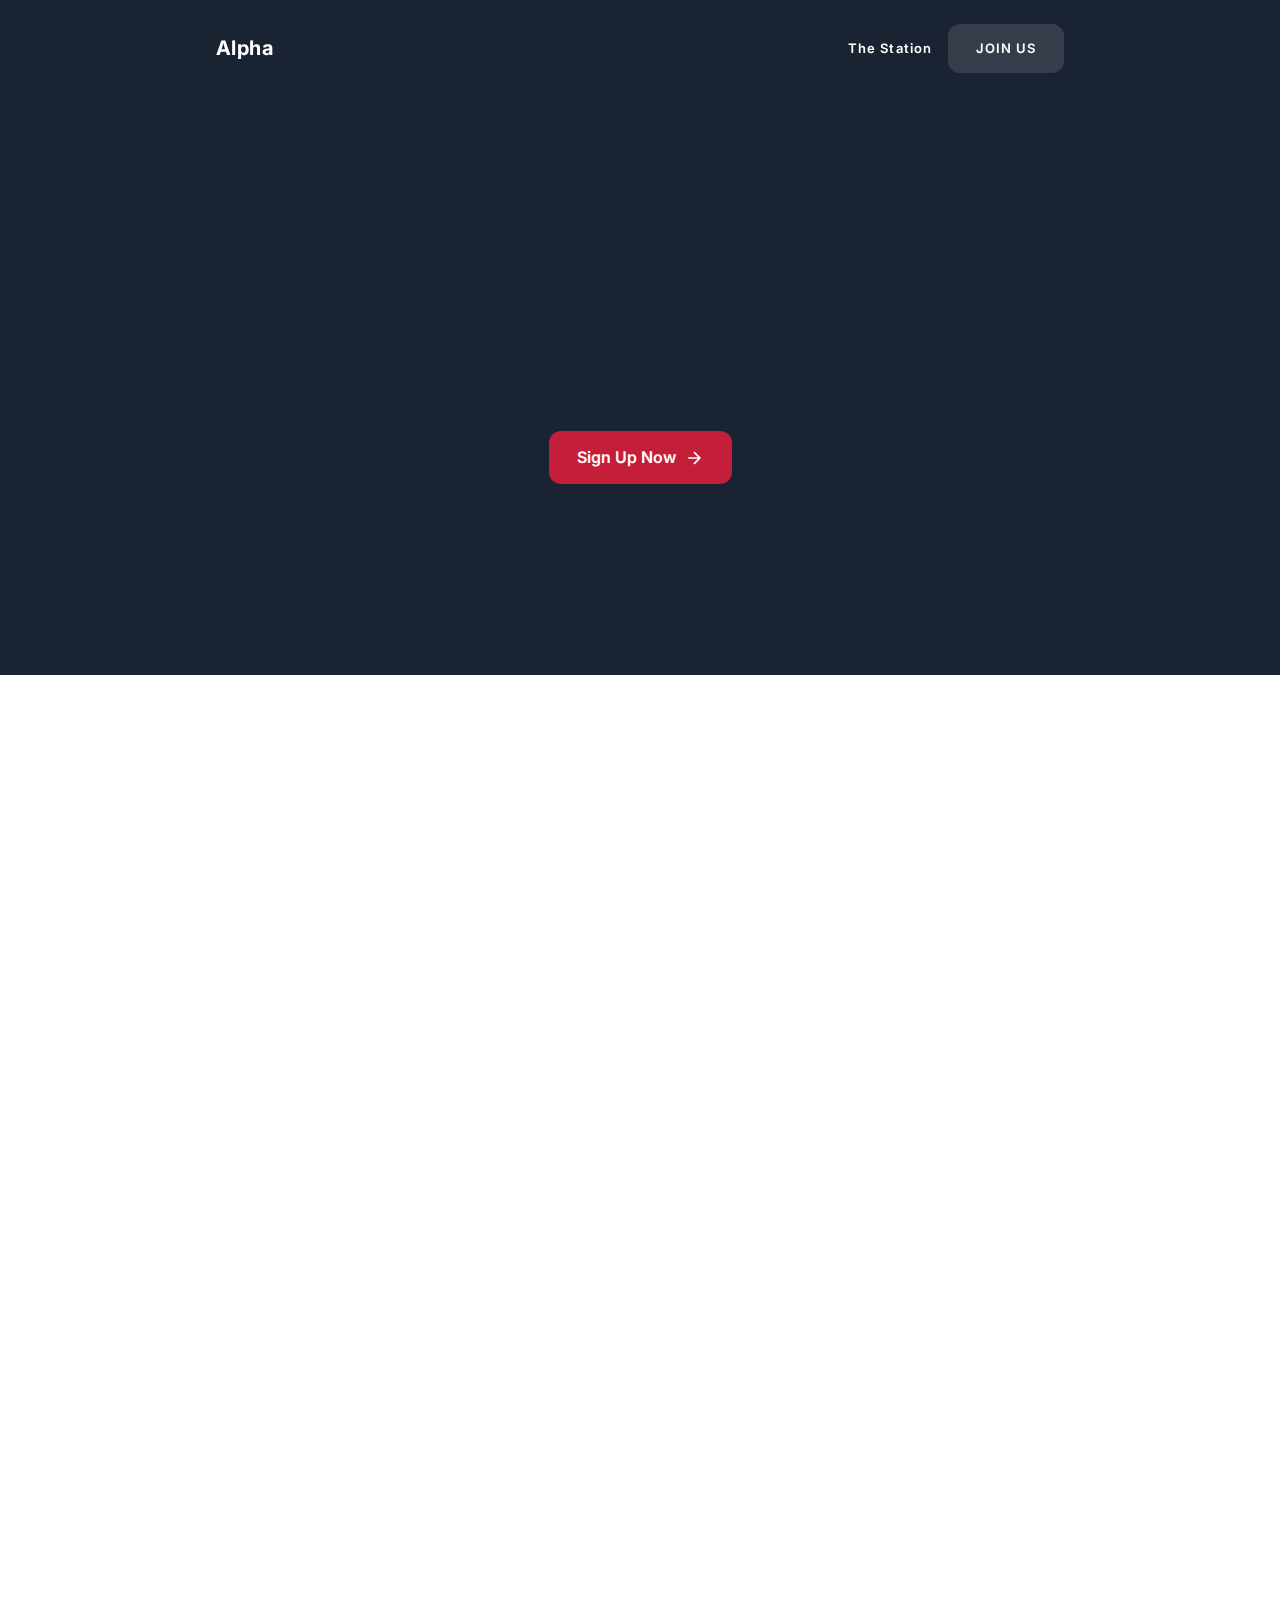
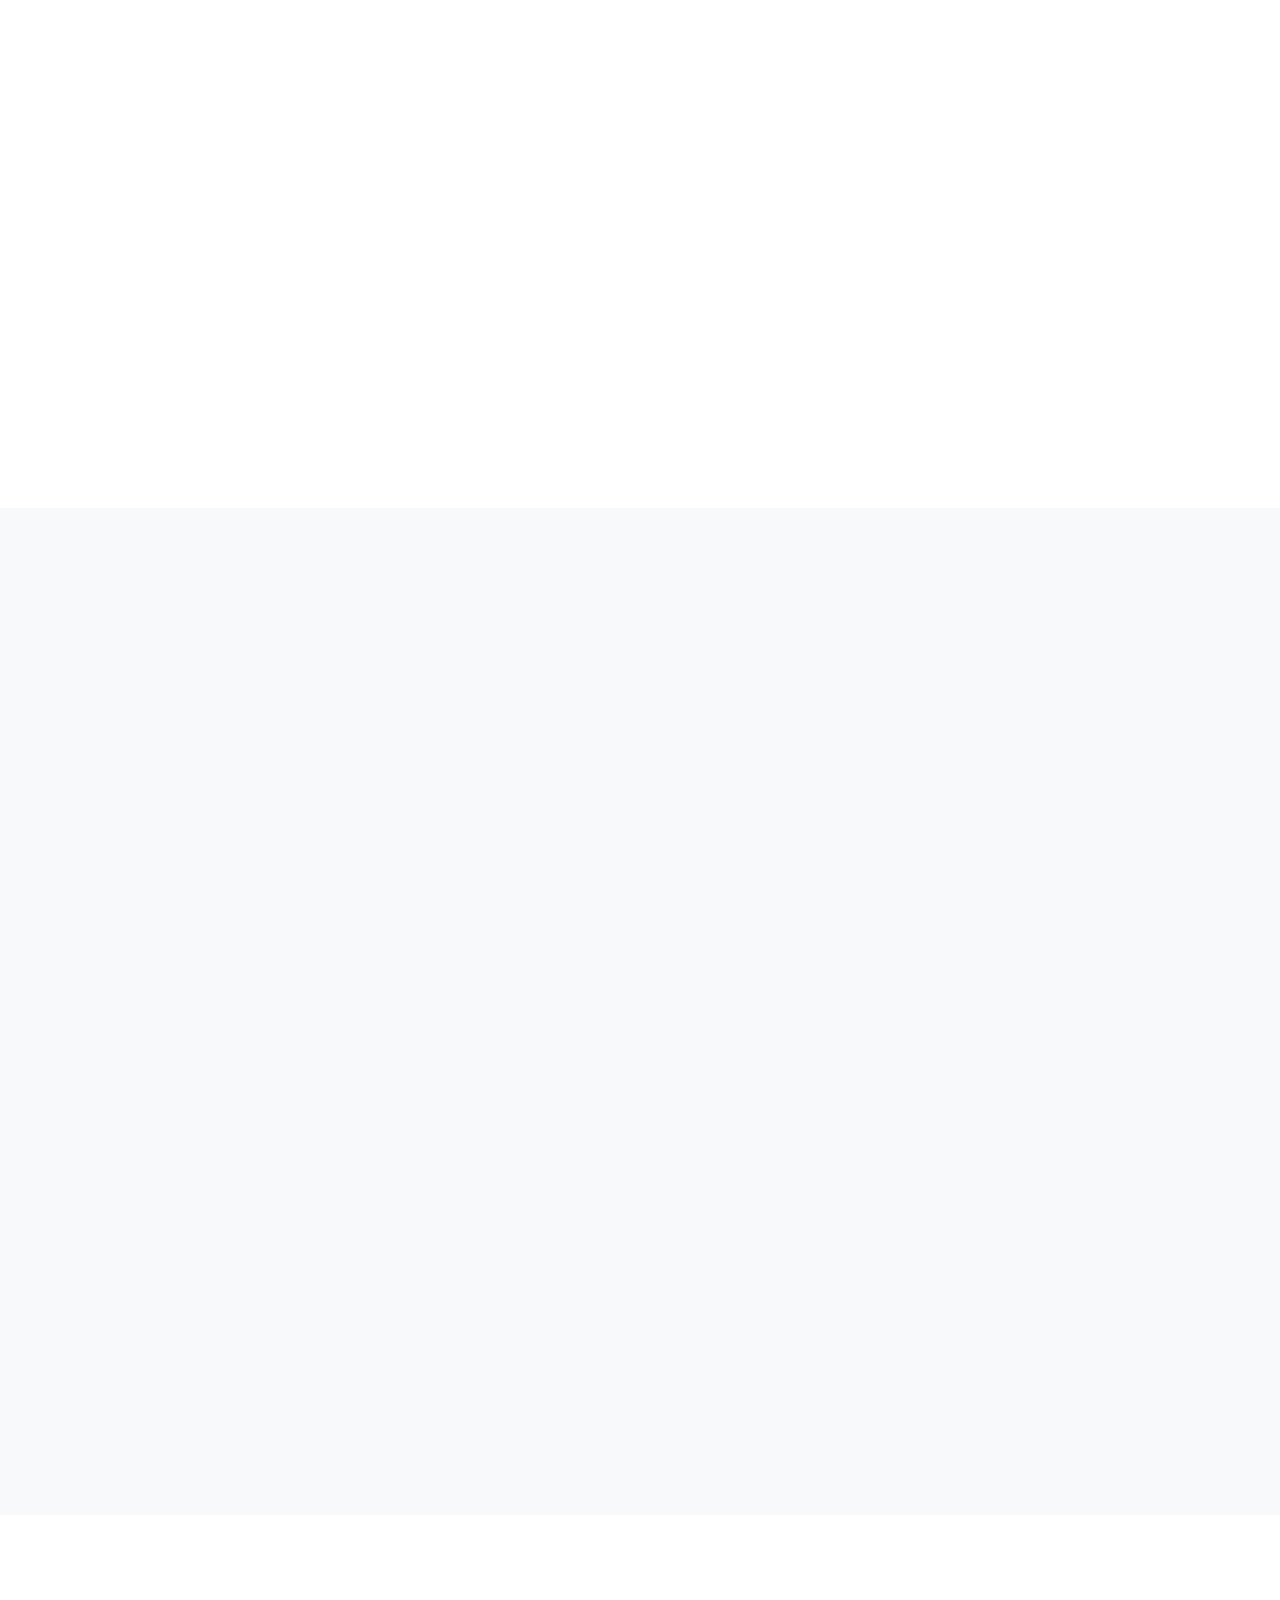
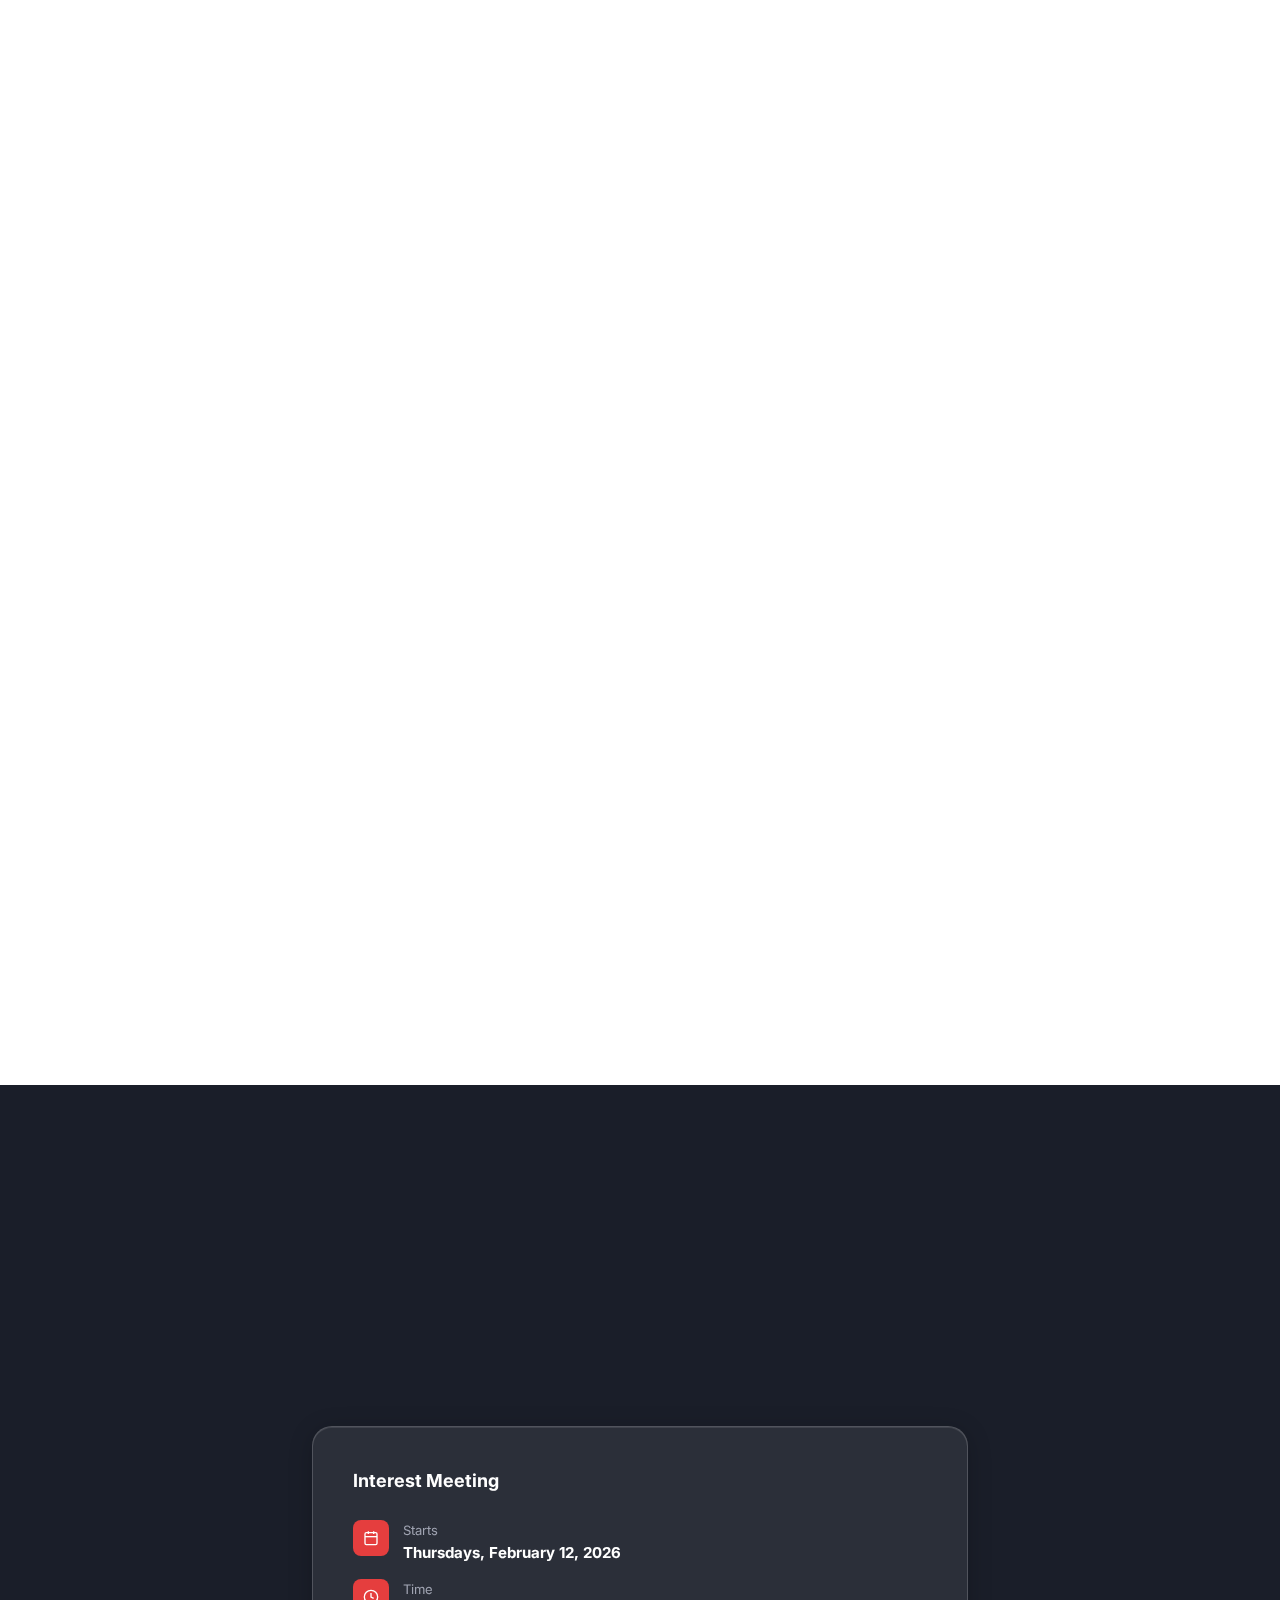
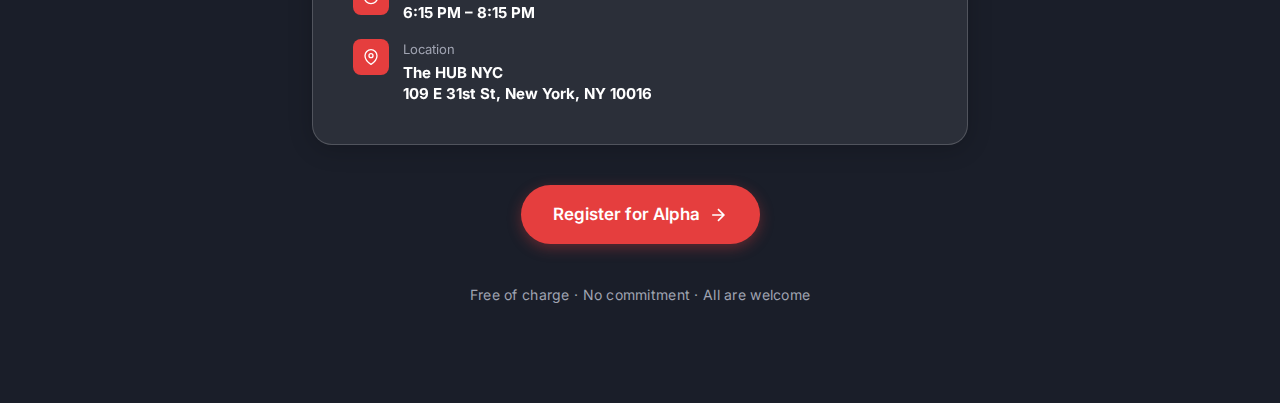
<file: The-Station-Website-master/alpha/index.html>
<!DOCTYPE html>
<html lang="en">
<head>
  <meta charset="UTF-8">
  <meta name="viewport" content="width=device-width, initial-scale=1.0">
  <title>Alpha Course — The Station</title>
  <link rel="preconnect" href="https://fonts.googleapis.com">
  <link rel="preconnect" href="https://fonts.gstatic.com" crossorigin>
  <link href="https://fonts.googleapis.com/css2?family=Inter:wght@400;500;600;700&display=swap" rel="stylesheet">
  <link rel="stylesheet" href="styles.css">
</head>
<body>
  <header class="site-header" id="site-header">
    <div class="container header-inner">
      <a href="/" class="logo">Alpha</a>
      <nav class="nav" aria-label="Main">
        <a href="/">The Station</a>
        <a href="#signup" class="nav-cta btn btn-nav">JOIN US</a>
      </nav>
    </div>
  </header>

  <main>
    <section class="hero">
      <div class="hero-overlay"></div>
      <div class="container hero-content">
        <h1 class="hero-title">Explore life's<br><span class="hero-highlight">big questions</span></h1>
        <div class="hero-date-glass">
          <p class="hero-date">Thursday starting February 12, 2025</p>
        </div>
        <a
          href="https://docs.google.com/forms/d/e/1FAIpQLSe9-ROP6BHlUklDbFE5TYZ93f5EAmq5lSMhEoYDVSyE6imYMQ/viewform?usp=sharing&ouid=113497964485628851450"
          target="_blank"
          rel="noopener noreferrer"
          class="btn btn-primary"
        >
          Sign Up Now
          <svg class="btn-arrow" width="20" height="20" viewBox="0 0 24 24" fill="none" stroke="currentColor" stroke-width="2" aria-hidden="true"><path d="M5 12h14M12 5l7 7-7 7"/></svg>
        </a>
      </div>
    </section>

    <section id="about" class="section section-light">
      <div class="container">
        <p class="section-pretitle reveal">The Course</p>
        <h2 class="section-title reveal">What is <span class="title-bold">Alpha?</span></h2>
        <div class="section-intro-block reveal">
          <p class="section-intro">Alpha is a fun dinner series followed by group conversations, designed for those who would not identify as Christians and are interested in exploring life, spirituality, and faith through a Christian lens.</p>
          <p class="section-intro">It's a relaxed, non-judgmental environment, where people from any background can discuss and meet new friends!</p>
          <p class="section-intro">We'd love to invite you to join the first week of Alpha for our interest meeting, where you can find out if Alpha is for you.</p>
        </div>
        <div class="intro-video-wrapper reveal">
          <iframe
            src="https://player.vimeo.com/video/455830833"
            title="Alpha — explore faith, life and meaning"
            allow="autoplay; fullscreen; picture-in-picture"
            allowfullscreen
          ></iframe>
        </div>
        <p class="stats-intro reveal">More than 30 million people worldwide have completed the Alpha Course, a series of sessions exploring the Christian faith that is currently used in over 170 countries and translated into over 100 languages.</p>
        <div class="stats reveal">
          <div class="stat">
            <span class="stat-number">30M+</span>
            <span class="stat-label">People worldwide</span>
          </div>
          <div class="stat">
            <span class="stat-number">170</span>
            <span class="stat-label">Countries</span>
          </div>
          <div class="stat">
            <span class="stat-number">100+</span>
            <span class="stat-label">Languages</span>
          </div>
        </div>
      </div>
    </section>

    <section id="what-happens" class="section section-light">
      <div class="container">
        <p class="section-pretitle reveal">The Experience</p>
        <h2 class="section-title reveal">What happens at <span class="title-bold">Alpha?</span></h2>
        <p class="section-intro reveal">Each week follows a simple rhythm designed to create space for authentic connection and meaningful conversation.</p>
        <div class="pillars">
          <article class="pillar pillar-card reveal">
            <span class="pillar-number" aria-hidden="true">1</span>
            <span class="pillar-icon" aria-hidden="true">
              <svg width="32" height="32" viewBox="0 0 24 24" fill="none" stroke="currentColor" stroke-width="2"><path d="M21 15a2 2 0 0 1-2 2H7l-4 4V5a2 2 0 0 1 2-2h14a2 2 0 0 1 2 2z"/></svg>
            </span>
            <h3>Connect.</h3>
            <span class="pillar-time">6:15 PM – 6:45 PM</span>
            <p>Each session starts with a delicious meal together. It's a great time to connect and relax before diving into the conversation.</p>
          </article>
          <article class="pillar pillar-card reveal">
            <span class="pillar-number" aria-hidden="true">2</span>
            <span class="pillar-icon" aria-hidden="true">
              <svg width="32" height="32" viewBox="0 0 24 24" fill="none" stroke="currentColor" stroke-width="2"><rect x="2" y="3" width="20" height="14" rx="2" ry="2"/><line x1="8" y1="21" x2="16" y2="21"/><line x1="12" y1="17" x2="12" y2="21"/></svg>
            </span>
            <h3>Learn.</h3>
            <span class="pillar-time">6:45 PM – 7:15 PM</span>
            <p>You'll hear a short, engaging presentation exploring a question about life and faith, like 'who is Jesus?' or 'why do we pray?' The presentations feature a mix of personal interviews, stories, and thought-provoking questions designed to spark discussion.</p>
          </article>
          <article class="pillar pillar-card reveal">
            <span class="pillar-number" aria-hidden="true">3</span>
            <span class="pillar-icon" aria-hidden="true">
              <svg width="32" height="32" viewBox="0 0 24 24" fill="none" stroke="currentColor" stroke-width="2"><path d="M21 15a2 2 0 0 1-2 2H7l-4 4V5a2 2 0 0 1 2-2h14a2 2 0 0 1 2 2z"/></svg>
            </span>
            <h3>Discuss.</h3>
            <span class="pillar-time">7:15 PM – 8:00 PM</span>
            <p>Break into small groups to discuss thoughts, ask questions, and share perspectives in a safe, welcoming environment.</p>
          </article>
          <article class="pillar pillar-card reveal">
            <span class="pillar-number" aria-hidden="true">4</span>
            <span class="pillar-icon" aria-hidden="true">
              <svg width="32" height="32" viewBox="0 0 24 24" fill="none" stroke="currentColor" stroke-width="2"><path d="M17 21v-2a4 4 0 0 0-4-4H5a4 4 0 0 0-4 4v2"/><circle cx="9" cy="7" r="4"/><path d="M23 21v-2a4 4 0 0 0-3-3.87M16 3.13a4 4 0 0 1 0 7.75"/></svg>
            </span>
            <h3>Community.</h3>
            <p>Build genuine friendships with others on the same journey. Many find lasting connections through Alpha.</p>
          </article>
        </div>
      </div>
    </section>

    <section id="alumni" class="section section-light">
      <div class="container">
        <p class="section-pretitle reveal">Testimonials</p>
        <h2 class="section-title reveal">Hear real <span class="title-bold">Stories</span></h2>
        <p class="section-intro reveal">People from all walks of life have found Alpha to be a transformative journey of discovery and connection.</p>
        <div class="video-grid reveal">
          <div class="video-card">
            <div class="video-wrapper">
              <iframe
                src="https://www.youtube.com/embed/fLMd-dK2am0"
                title="Francis Collins — Alpha testimonial"
                allow="accelerometer; autoplay; clipboard-write; encrypted-media; gyroscope; picture-in-picture; web-share"
                allowfullscreen
              ></iframe>
            </div>
            <p class="video-title">Francis Collins</p>
            <p class="video-desc">Director of the National Institutes of Health</p>
          </div>
          <div class="video-card">
            <div class="video-wrapper">
              <iframe
                src="https://www.youtube.com/embed/6Rpc9ddnd2U"
                title="Jeremy Lin — Alpha testimonial"
                allow="accelerometer; autoplay; clipboard-write; encrypted-media; gyroscope; picture-in-picture; web-share"
                allowfullscreen
              ></iframe>
            </div>
            <p class="video-title">Jeremy Lin</p>
            <p class="video-desc">NBA Player</p>
          </div>
          <div class="video-card">
            <div class="video-wrapper">
              <iframe
                src="https://www.youtube.com/embed/MaJEXTjxFFg"
                title="Bear Grylls — Alpha testimonial"
                allow="accelerometer; autoplay; clipboard-write; encrypted-media; gyroscope; picture-in-picture; web-share"
                allowfullscreen
              ></iframe>
            </div>
            <p class="video-title">Bear Grylls</p>
            <p class="video-desc">Explorer & TV Host</p>
          </div>
        </div>
      </div>
    </section>

    <section id="signup" class="section section-dark cta-section">
      <div class="cta-bg" aria-hidden="true"></div>
      <div class="cta-overlay" aria-hidden="true"></div>
      <div class="container cta-inner">
        <p class="section-pretitle section-pretitle-dark reveal">Join Us</p>
        <h2 class="section-title cta-section-title reveal">Ready to <span class="title-bold">explore?</span></h2>
        <p class="cta-intro reveal">There's no commitment required. Come to the first session and see if Alpha is right for you.</p>
        <div class="next-meeting-card">
          <h3>Interest Meeting</h3>
          <div class="meeting-detail">
            <span class="meeting-icon-badge" aria-hidden="true">
              <svg width="16" height="16" viewBox="0 0 24 24" fill="none" stroke="currentColor" stroke-width="2"><rect x="3" y="4" width="18" height="18" rx="2" ry="2"/><line x1="16" y1="2" x2="16" y2="6"/><line x1="8" y1="2" x2="8" y2="6"/><line x1="3" y1="10" x2="21" y2="10"/></svg>
            </span>
            <div class="meeting-detail-text">
              <span class="meeting-label">Starts</span>
              <span class="meeting-value">Thursdays, February 12, 2026</span>
            </div>
          </div>
          <div class="meeting-detail">
            <span class="meeting-icon-badge" aria-hidden="true">
              <svg width="16" height="16" viewBox="0 0 24 24" fill="none" stroke="currentColor" stroke-width="2"><circle cx="12" cy="12" r="10"/><polyline points="12 6 12 12 16 14"/></svg>
            </span>
            <div class="meeting-detail-text">
              <span class="meeting-label">Time</span>
              <span class="meeting-value">6:15 PM – 8:15 PM</span>
            </div>
          </div>
          <div class="meeting-detail">
            <span class="meeting-icon-badge" aria-hidden="true">
              <svg width="16" height="16" viewBox="0 0 24 24" fill="none" stroke="currentColor" stroke-width="2"><path d="M21 10c0 7-9 13-9 13s-9-6-9-13a9 9 0 0 1 18 0z"/><circle cx="12" cy="10" r="3"/></svg>
            </span>
            <div class="meeting-detail-text">
              <span class="meeting-label">Location</span>
              <span class="meeting-value">The HUB NYC<br>109 E 31st St, New York, NY 10016</span>
            </div>
          </div>
        </div>
        <a
          href="https://docs.google.com/forms/d/e/1FAIpQLSe9-ROP6BHlUklDbFE5TYZ93f5EAmq5lSMhEoYDVSyE6imYMQ/viewform?usp=sharing&ouid=113497964485628851450"
          target="_blank"
          rel="noopener noreferrer"
          class="btn btn-cta btn-large"
        >
          Register for Alpha
          <svg class="btn-arrow" width="20" height="20" viewBox="0 0 24 24" fill="none" stroke="currentColor" stroke-width="2" aria-hidden="true"><path d="M5 12h14M12 5l7 7-7 7"/></svg>
        </a>
        <p class="cta-footer-tagline">Free of charge · No commitment · All are welcome</p>
      </div>
    </section>
  </main>
  <script src="script.js"></script>
</body>
</html>
</file>
<file: styles-station.css>
/* The Station — warm, earthy tones; community feel */

:root {
  --color-dark: #1f1b18;
  --color-dark-card: #2c2622;
  --color-accent: #b85c38;
  --color-accent-hover: #9a4d2e;
  --color-white: #ffffff;
  --color-warm-bg: #faf8f5;
  --color-warm-bg-alt: #f5f1eb;
  --color-text: #2c2420;
  --color-text-muted: #6b5d54;
  --font-body: "Inter", -apple-system, BlinkMacSystemFont, sans-serif;
  --space-sm: 1rem;
  --space-md: 1.5rem;
  --space-lg: 2.5rem;
  --space-xl: 4rem;
  --space-2xl: 6rem;
  --max-width: 56rem;
  --radius: 0.5rem;
  --radius-lg: 0.75rem;
  --radius-soft: 1rem;
  --header-height: 5rem;
}

*,
*::before,
*::after {
  box-sizing: border-box;
}

html {
  scroll-behavior: smooth;
}

body {
  margin: 0;
  font-family: var(--font-body);
  font-size: 1rem;
  line-height: 1.65;
  color: var(--color-text);
  background: var(--color-warm-bg);
}

.container {
  width: 100%;
  max-width: var(--max-width);
  margin: 0 auto;
  padding: 0 var(--space-md);
}

/* Header — sticky, transparent over hero; solid when scrolled */
.site-header {
  position: fixed;
  top: 0;
  left: 0;
  right: 0;
  z-index: 100;
  transition: background 0.3s ease, box-shadow 0.3s ease;
}

.site-header.header-scrolled {
  background: rgba(250, 248, 245, 0.98);
  box-shadow: 0 1px 0 rgba(44, 36, 32, 0.06);
}

.site-header.header-scrolled .logo-station img {
  filter: brightness(0);
}

.site-header.header-scrolled .nav a {
  color: var(--color-text);
}

.site-header.header-scrolled .nav a:hover {
  color: var(--color-text);
  opacity: 0.85;
}

.site-header.header-scrolled .nav a.btn-nav,
.site-header.header-scrolled .btn-nav {
  color: var(--color-white);
  background: var(--color-accent);
  border-color: transparent;
}

.site-header.header-scrolled .nav a.btn-nav:hover,
.site-header.header-scrolled .btn-nav:hover {
  background: var(--color-accent-hover);
  color: var(--color-white);
  opacity: 1;
}

.header-inner {
  display: flex;
  align-items: center;
  justify-content: space-between;
  padding-top: var(--space-md);
  padding-bottom: var(--space-md);
}

.logo-station {
  display: inline-block;
  line-height: 0;
}

.logo-station img {
  height: 2rem;
  width: auto;
  display: block;
  transition: filter 0.2s ease;
}

.nav {
  display: flex;
  align-items: center;
  gap: 1.25rem;
}

.nav a {
  color: var(--color-white);
  text-decoration: none;
  font-weight: 600;
  font-size: 0.8125rem;
  letter-spacing: 0.08em;
  transition: color 0.2s ease;
}

.nav a:hover {
  color: rgba(255, 255, 255, 0.85);
}

.btn-nav {
  padding: 0.5rem 1rem;
  border-radius: 999px;
  background: rgba(255, 255, 255, 0.18);
  border: 1px solid rgba(255, 255, 255, 0.35);
  transition: background 0.2s ease, border-color 0.2s ease, color 0.2s ease;
}

.btn-nav:hover {
  background: rgba(255, 255, 255, 0.28);
  border-color: rgba(255, 255, 255, 0.45);
}

/* Hero — warm overlay, soft highlight */
.hero {
  position: relative;
  min-height: 75vh;
  display: flex;
  align-items: center;
  justify-content: center;
  text-align: center;
  background: var(--color-dark) url("https://images.unsplash.com/photo-1534430480872-3498386e7856?w=1600") center/cover no-repeat;
}

.hero-overlay {
  position: absolute;
  inset: 0;
  background:
    linear-gradient(180deg, rgba(31, 27, 24, 0.65) 0%, rgba(31, 27, 24, 0.78) 60%, rgba(31, 27, 24, 0.92) 100%);
}

.hero-content {
  position: relative;
  z-index: 1;
  display: flex;
  flex-direction: column;
  align-items: center;
  padding: var(--space-2xl) var(--space-md);
}

@media (prefers-reduced-motion: no-preference) {
  .hero-title {
    opacity: 0;
    animation: heroReveal 0.8s cubic-bezier(0.22, 1, 0.36, 1) forwards;
  }
  .hero-tagline {
    animation: heroReveal 0.8s cubic-bezier(0.22, 1, 0.36, 1) 0.12s forwards;
  }
}

@media (prefers-reduced-motion: reduce) {
  .hero-title,
  .hero-tagline { opacity: 1; }
}

@keyframes heroReveal {
  from {
    opacity: 0;
    transform: translateY(16px);
  }
  to {
    opacity: 1;
    transform: translateY(0);
  }
}

.hero-title {
  font-size: clamp(2.5rem, 6vw, 4rem);
  font-weight: 700;
  line-height: 1.2;
  margin: 0 0 var(--space-sm);
  color: var(--color-white);
  letter-spacing: -0.02em;
}

.hero-highlight {
  color: #e8b896;
}

.hero-tagline {
  font-size: 1.125rem;
  font-weight: 500;
  color: rgba(255, 255, 255, 0.88);
  margin: 0 0 var(--space-lg);
  letter-spacing: 0.02em;
  max-width: 28rem;
  opacity: 0;
}

/* Buttons */
.btn {
  display: inline-flex;
  align-items: center;
  justify-content: center;
  gap: 0.5rem;
  padding: 0.875rem 1.75rem;
  font-family: var(--font-body);
  font-size: 1rem;
  font-weight: 600;
  text-decoration: none;
  border-radius: var(--radius-lg);
  transition: background 0.2s ease, transform 0.2s ease, box-shadow 0.2s ease;
  cursor: pointer;
  border: none;
}

.btn-primary {
  background: var(--color-accent);
  color: var(--color-white);
}

.btn-primary:hover {
  background: var(--color-accent-hover);
  color: var(--color-white);
  transform: translateY(-1px);
  box-shadow: 0 6px 20px rgba(184, 92, 56, 0.3);
}

.btn-arrow {
  flex-shrink: 0;
}

.btn-large {
  padding: 1rem 2rem;
  font-size: 1.0625rem;
}

/* Sections */
.section {
  padding-top: calc(var(--header-height) + var(--space-xl));
  padding-bottom: var(--space-2xl);
}

.section-light {
  background: var(--color-warm-bg);
}

.section-warm {
  background: var(--color-warm-bg-alt);
}

.section-pretitle {
  font-size: 0.8125rem;
  font-weight: 600;
  letter-spacing: 0.12em;
  text-transform: uppercase;
  color: var(--color-accent);
  margin: 0 0 var(--space-sm);
  text-align: center;
}

.section-pretitle-dark {
  color: rgba(255, 255, 255, 0.92);
}

.section-title {
  font-size: clamp(1.75rem, 4vw, 2.5rem);
  font-weight: 400;
  margin: 0 0 var(--space-md);
  color: var(--color-text);
  text-align: center;
  letter-spacing: -0.02em;
}

.section-title .title-bold {
  font-weight: 700;
}

.cta-section .section-title,
.cta-section-title {
  color: var(--color-white);
}

.section-intro-block {
  margin: 0 auto var(--space-xl);
  max-width: 42rem;
  text-align: center;
}

.section-intro-block .section-intro {
  margin-bottom: var(--space-md);
}

.section-intro-block .section-intro:last-child {
  margin-bottom: 0;
}

.section-intro {
  font-size: 1.0625rem;
  color: var(--color-text-muted);
  margin: 0 auto var(--space-xl);
  max-width: 42rem;
  text-align: center;
  line-height: 1.75;
}

/* Value cards — Community, Bible & faith, NYC */
.values {
  display: grid;
  grid-template-columns: repeat(3, minmax(0, 1fr));
  gap: var(--space-lg);
  margin-top: var(--space-lg);
}

@media (max-width: 48rem) {
  .values {
    grid-template-columns: 1fr;
  }
}

.value-card {
  text-align: center;
  padding: var(--space-lg);
  background: var(--color-white);
  border: 1px solid rgba(44, 36, 32, 0.08);
  border-radius: var(--radius-soft);
  box-shadow: 0 2px 16px rgba(44, 36, 32, 0.05);
  transition: box-shadow 0.3s ease, border-color 0.3s ease, transform 0.3s ease;
}

.value-card:hover {
  box-shadow: 0 12px 32px rgba(44, 36, 32, 0.08);
  border-color: rgba(184, 92, 56, 0.2);
  transform: translateY(-2px);
}

.value-icon {
  display: inline-flex;
  align-items: center;
  justify-content: center;
  width: 3.25rem;
  height: 3.25rem;
  margin-bottom: var(--space-sm);
  border-radius: var(--radius-soft);
  background: rgba(184, 92, 56, 0.12);
  color: var(--color-accent);
}

.value-card h3 {
  font-size: 1.25rem;
  font-weight: 700;
  margin: 0 0 0.5rem;
  color: var(--color-text);
}

.value-card p {
  font-size: 0.9375rem;
  color: var(--color-text-muted);
  margin: 0;
  line-height: 1.5;
}

/* CTA section — warm dark */
.section-dark {
  position: relative;
  color: var(--color-white);
  padding: var(--space-2xl) 0;
  overflow: hidden;
}

.cta-bg {
  position: absolute;
  inset: 0;
  background: var(--color-dark) url("https://images.unsplash.com/photo-1496442226666-8d4d0e62e6e9?w=1600") center/cover no-repeat;
}

.cta-overlay {
  position: absolute;
  inset: 0;
  background: linear-gradient(180deg, rgba(31, 27, 24, 0.75) 0%, rgba(31, 27, 24, 0.88) 50%, rgba(31, 27, 24, 0.95) 100%);
}

.cta-section .container {
  position: relative;
  z-index: 1;
  max-width: 44rem;
}

.cta-inner {
  text-align: center;
}

.cta-section .section-title,
.cta-section h2 {
  font-size: clamp(1.75rem, 4vw, 2.5rem);
  font-weight: 400;
  margin: 0 0 var(--space-md);
  color: var(--color-white);
  letter-spacing: -0.02em;
}

.cta-intro {
  font-size: 1.0625rem;
  color: rgba(255, 255, 255, 0.8);
  margin: 0 0 var(--space-xl);
  line-height: 1.65;
  max-width: 36rem;
  margin-left: auto;
  margin-right: auto;
}

.btn-cta {
  background: var(--color-accent);
  color: var(--color-white);
  border-radius: 999px;
  padding: 1rem 2rem;
  font-size: 1.0625rem;
  font-weight: 600;
  box-shadow: 0 4px 14px rgba(184, 92, 56, 0.3);
  transition: background 0.2s ease, transform 0.2s ease, box-shadow 0.2s ease;
}

.btn-cta:hover {
  background: var(--color-accent-hover);
  color: var(--color-white);
  box-shadow: 0 6px 18px rgba(184, 92, 56, 0.35);
  transform: translateY(-1px);
}

.cta-footer-tagline {
  font-size: 0.875rem;
  color: rgba(255, 255, 255, 0.7);
  margin: var(--space-lg) 0 0;
  letter-spacing: 0.02em;
}

/* Scroll reveal */
.reveal {
  opacity: 0;
  transform: translateY(28px);
  transition: opacity 0.6s cubic-bezier(0.22, 1, 0.36, 1), transform 0.6s cubic-bezier(0.22, 1, 0.36, 1);
}

.reveal.visible {
  opacity: 1;
  transform: translateY(0);
}

@media (prefers-reduced-motion: reduce) {
  .reveal {
    opacity: 0;
    transform: none;
    transition: opacity 0.3s ease;
  }
  .reveal.visible {
    opacity: 1;
  }
}

.values .value-card.reveal:nth-child(1) { transition-delay: 0.05s; }
.values .value-card.reveal:nth-child(2) { transition-delay: 0.12s; }
.values .value-card.reveal:nth-child(3) { transition-delay: 0.19s; }

/* Community section — loneliness stat callout */
.community-stat {
  margin: var(--space-xl) auto 0;
  max-width: 28rem;
  text-align: center;
  padding: var(--space-lg) var(--space-md);
  background: var(--color-white);
  border-radius: var(--radius-soft);
  border: 1px solid rgba(44, 36, 32, 0.08);
  box-shadow: 0 2px 16px rgba(44, 36, 32, 0.05);
}

.community-stat-number {
  display: block;
  font-size: 2.5rem;
  font-weight: 700;
  color: var(--color-accent);
  letter-spacing: -0.02em;
  line-height: 1.1;
  margin-bottom: var(--space-sm);
}

.community-stat-label {
  font-size: 0.9375rem;
  color: var(--color-text-muted);
  margin: 0;
  line-height: 1.6;
}

/* Focus styles */
a:focus-visible,
.btn:focus-visible {
  outline: 2px solid var(--color-accent);
  outline-offset: 2px;
}

.cta-section .btn-cta:focus-visible {
  outline-color: var(--color-white);
  outline-offset: 3px;
}

/* Photo sections — full-bleed image, soft overlay, single line of copy */
.photo-section {
  position: relative;
  padding: 0;
  padding-top: 0;
  padding-bottom: 0;
  overflow: hidden;
}

.photo-section-inner {
  position: relative;
  min-height: 55vh;
  display: flex;
  align-items: center;
  justify-content: center;
}

.photo-section-img {
  position: absolute;
  inset: 0;
  width: 100%;
  height: 100%;
  object-fit: cover;
  object-position: center;
}

.photo-section-overlay {
  position: absolute;
  inset: 0;
  background: linear-gradient(
    180deg,
    rgba(31, 27, 24, 0.25) 0%,
    rgba(31, 27, 24, 0.5) 50%,
    rgba(31, 27, 24, 0.65) 100%
  );
  pointer-events: none;
}

.photo-section-caption {
  position: relative;
  z-index: 1;
  margin: 0;
  font-size: clamp(1.25rem, 3vw, 1.75rem);
  font-weight: 600;
  color: var(--color-white);
  text-align: center;
  text-shadow: 0 2px 12px rgba(0, 0, 0, 0.3);
  letter-spacing: -0.02em;
  padding: 0 var(--space-md);
  max-width: 24ch;
}

.photo-section-alt .photo-section-overlay {
  background: linear-gradient(
    180deg,
    rgba(31, 27, 24, 0.35) 0%,
    rgba(31, 27, 24, 0.55) 50%,
    rgba(31, 27, 24, 0.7) 100%
  );
}

#about,
#community,
#connect,
#life,
#city,
#meet,
#instagram {
  scroll-margin-top: var(--header-height);
}

/* Where we meet section */
.meet-details {
  max-width: 36rem;
  margin: 0 auto;
}

.meet-card {
  background: var(--color-white);
  border: 1px solid rgba(44, 36, 32, 0.08);
  border-radius: var(--radius-soft);
  box-shadow: 0 2px 16px rgba(44, 36, 32, 0.05);
  padding: var(--space-xl);
  text-align: left;
}

.meet-detail {
  display: flex;
  align-items: flex-start;
  gap: var(--space-md);
  margin-bottom: var(--space-lg);
}

.meet-detail:last-of-type {
  margin-bottom: var(--space-xl);
}

.meet-icon {
  flex-shrink: 0;
  display: inline-flex;
  align-items: center;
  justify-content: center;
  width: 2.5rem;
  height: 2.5rem;
  border-radius: var(--radius);
  background: rgba(184, 92, 56, 0.12);
  color: var(--color-accent);
}

.meet-label {
  display: block;
  font-size: 0.75rem;
  font-weight: 600;
  letter-spacing: 0.08em;
  text-transform: uppercase;
  color: var(--color-text-muted);
  margin-bottom: 0.25rem;
}

.meet-value {
  font-size: 1rem;
  font-weight: 600;
  color: var(--color-text);
  margin: 0;
  line-height: 1.5;
}

.btn-meet {
  display: inline-flex;
  align-items: center;
  gap: 0.5rem;
  padding: 0.75rem 1.5rem;
  font-size: 0.9375rem;
  background: var(--color-accent);
  color: var(--color-white);
  border-radius: 999px;
  text-decoration: none;
  font-weight: 600;
  transition: background 0.2s ease, transform 0.2s ease, box-shadow 0.2s ease;
}

.btn-meet:hover {
  background: var(--color-accent-hover);
  color: var(--color-white);
  transform: translateY(-1px);
  box-shadow: 0 4px 14px rgba(184, 92, 56, 0.3);
}

/* Instagram feed section — hidden until a live feed is embedded */
#instagram {
  display: none;
}

/* Instagram feed section */
.instagram-embed-wrapper {
  margin-top: var(--space-xl);
  text-align: center;
}

.instagram-grid {
  display: grid;
  grid-template-columns: repeat(3, 1fr);
  gap: 0.5rem;
  max-width: 24rem;
  margin: 0 auto var(--space-lg);
}

.instagram-tile {
  aspect-ratio: 1;
  display: flex;
  align-items: center;
  justify-content: center;
  background: var(--color-warm-bg-alt);
  border-radius: var(--radius);
  border: 1px solid rgba(44, 36, 32, 0.08);
  transition: background 0.2s ease, border-color 0.2s ease, transform 0.2s ease;
}

.instagram-tile:hover {
  background: rgba(184, 92, 56, 0.08);
  border-color: rgba(184, 92, 56, 0.25);
  transform: scale(1.02);
}

.instagram-tile-icon {
  color: var(--color-text-muted);
  opacity: 0.6;
  transition: color 0.2s ease, opacity 0.2s ease;
}

.instagram-tile:hover .instagram-tile-icon {
  color: var(--color-accent);
  opacity: 1;
}

.instagram-follow-btn {
  display: inline-flex;
  margin: 0 auto;
}

/* When a real Instagram widget is embedded, replace the grid with it */
.instagram-embed-wrapper iframe {
  border-radius: var(--radius-soft);
  overflow: hidden;
  margin-bottom: var(--space-lg);
}
</file>
<file: The-Station-Website-master/styles-station.css>
/* The Station — warm, earthy tones; community feel */

:root {
  --color-dark: #1f1b18;
  --color-dark-card: #2c2622;
  --color-accent: #b85c38;
  --color-accent-hover: #9a4d2e;
  --color-white: #ffffff;
  --color-warm-bg: #faf8f5;
  --color-warm-bg-alt: #f5f1eb;
  --color-text: #2c2420;
  --color-text-muted: #6b5d54;
  --font-body: "Inter", -apple-system, BlinkMacSystemFont, sans-serif;
  --space-sm: 1rem;
  --space-md: 1.5rem;
  --space-lg: 2.5rem;
  --space-xl: 4rem;
  --space-2xl: 6rem;
  --max-width: 56rem;
  --radius: 0.5rem;
  --radius-lg: 0.75rem;
  --radius-soft: 1rem;
  --header-height: 5rem;
}

*,
*::before,
*::after {
  box-sizing: border-box;
}

html {
  scroll-behavior: smooth;
}

body {
  margin: 0;
  font-family: var(--font-body);
  font-size: 1rem;
  line-height: 1.65;
  color: var(--color-text);
  background: var(--color-warm-bg);
}

.container {
  width: 100%;
  max-width: var(--max-width);
  margin: 0 auto;
  padding: 0 var(--space-md);
}

/* Header — sticky, transparent over hero; solid when scrolled */
.site-header {
  position: fixed;
  top: 0;
  left: 0;
  right: 0;
  z-index: 100;
  transition: background 0.3s ease, box-shadow 0.3s ease;
}

.site-header.header-scrolled {
  background: rgba(250, 248, 245, 0.98);
  box-shadow: 0 1px 0 rgba(44, 36, 32, 0.06);
}

.site-header.header-scrolled .logo-station img {
  filter: brightness(0);
}

.site-header.header-scrolled .nav a {
  color: var(--color-text);
}

.site-header.header-scrolled .nav a:hover {
  color: var(--color-text);
  opacity: 0.85;
}

.site-header.header-scrolled .nav a.btn-nav,
.site-header.header-scrolled .btn-nav {
  color: var(--color-white);
  background: var(--color-accent);
  border-color: transparent;
}

.site-header.header-scrolled .nav a.btn-nav:hover,
.site-header.header-scrolled .btn-nav:hover {
  background: var(--color-accent-hover);
  color: var(--color-white);
  opacity: 1;
}

.header-inner {
  display: flex;
  align-items: center;
  justify-content: space-between;
  padding-top: var(--space-md);
  padding-bottom: var(--space-md);
}

.logo-station {
  display: inline-block;
  line-height: 0;
}

.logo-station img {
  height: 2rem;
  width: auto;
  display: block;
  transition: filter 0.2s ease;
}

.nav {
  display: flex;
  align-items: center;
  gap: 1.25rem;
}

.nav a {
  color: var(--color-white);
  text-decoration: none;
  font-weight: 600;
  font-size: 0.8125rem;
  letter-spacing: 0.08em;
  transition: color 0.2s ease;
}

.nav a:hover {
  color: rgba(255, 255, 255, 0.85);
}

.btn-nav {
  padding: 0.5rem 1rem;
  border-radius: 999px;
  background: rgba(255, 255, 255, 0.18);
  border: 1px solid rgba(255, 255, 255, 0.35);
  transition: background 0.2s ease, border-color 0.2s ease, color 0.2s ease;
}

.btn-nav:hover {
  background: rgba(255, 255, 255, 0.28);
  border-color: rgba(255, 255, 255, 0.45);
}

/* Hero — warm overlay, soft highlight */
.hero {
  position: relative;
  min-height: 75vh;
  display: flex;
  align-items: center;
  justify-content: center;
  text-align: center;
  background: var(--color-dark) url("https://images.unsplash.com/photo-1534430480872-3498386e7856?w=1600") center/cover no-repeat;
}

.hero-overlay {
  position: absolute;
  inset: 0;
  background:
    linear-gradient(180deg, rgba(31, 27, 24, 0.65) 0%, rgba(31, 27, 24, 0.78) 60%, rgba(31, 27, 24, 0.92) 100%);
}

.hero-content {
  position: relative;
  z-index: 1;
  display: flex;
  flex-direction: column;
  align-items: center;
  padding: var(--space-2xl) var(--space-md);
}

@media (prefers-reduced-motion: no-preference) {
  .hero-title {
    opacity: 0;
    animation: heroReveal 0.8s cubic-bezier(0.22, 1, 0.36, 1) forwards;
  }
  .hero-tagline {
    animation: heroReveal 0.8s cubic-bezier(0.22, 1, 0.36, 1) 0.12s forwards;
  }
}

@media (prefers-reduced-motion: reduce) {
  .hero-title,
  .hero-tagline { opacity: 1; }
}

@keyframes heroReveal {
  from {
    opacity: 0;
    transform: translateY(16px);
  }
  to {
    opacity: 1;
    transform: translateY(0);
  }
}

.hero-title {
  font-size: clamp(2.5rem, 6vw, 4rem);
  font-weight: 700;
  line-height: 1.2;
  margin: 0 0 var(--space-sm);
  color: var(--color-white);
  letter-spacing: -0.02em;
}

.hero-highlight {
  color: #e8b896;
}

.hero-tagline {
  font-size: 1.125rem;
  font-weight: 500;
  color: rgba(255, 255, 255, 0.88);
  margin: 0 0 var(--space-lg);
  letter-spacing: 0.02em;
  max-width: 28rem;
  opacity: 0;
}

/* Buttons */
.btn {
  display: inline-flex;
  align-items: center;
  justify-content: center;
  gap: 0.5rem;
  padding: 0.875rem 1.75rem;
  font-family: var(--font-body);
  font-size: 1rem;
  font-weight: 600;
  text-decoration: none;
  border-radius: var(--radius-lg);
  transition: background 0.2s ease, transform 0.2s ease, box-shadow 0.2s ease;
  cursor: pointer;
  border: none;
}

.btn-primary {
  background: var(--color-accent);
  color: var(--color-white);
}

.btn-primary:hover {
  background: var(--color-accent-hover);
  color: var(--color-white);
  transform: translateY(-1px);
  box-shadow: 0 6px 20px rgba(184, 92, 56, 0.3);
}

.btn-arrow {
  flex-shrink: 0;
}

.btn-large {
  padding: 1rem 2rem;
  font-size: 1.0625rem;
}

/* Sections */
.section {
  padding-top: calc(var(--header-height) + var(--space-xl));
  padding-bottom: var(--space-2xl);
}

.section-light {
  background: var(--color-warm-bg);
}

.section-warm {
  background: var(--color-warm-bg-alt);
}

.section-pretitle {
  font-size: 0.8125rem;
  font-weight: 600;
  letter-spacing: 0.12em;
  text-transform: uppercase;
  color: var(--color-accent);
  margin: 0 0 var(--space-sm);
  text-align: center;
}

.section-pretitle-dark {
  color: rgba(255, 255, 255, 0.92);
}

.section-title {
  font-size: clamp(1.75rem, 4vw, 2.5rem);
  font-weight: 400;
  margin: 0 0 var(--space-md);
  color: var(--color-text);
  text-align: center;
  letter-spacing: -0.02em;
}

.section-title .title-bold {
  font-weight: 700;
}

.cta-section .section-title,
.cta-section-title {
  color: var(--color-white);
}

.section-intro-block {
  margin: 0 auto var(--space-xl);
  max-width: 42rem;
  text-align: center;
}

.section-intro-block .section-intro {
  margin-bottom: var(--space-md);
}

.section-intro-block .section-intro:last-child {
  margin-bottom: 0;
}

.section-intro {
  font-size: 1.0625rem;
  color: var(--color-text-muted);
  margin: 0 auto var(--space-xl);
  max-width: 42rem;
  text-align: center;
  line-height: 1.75;
}

/* Value cards — Community, Bible & faith, NYC */
.values {
  display: grid;
  grid-template-columns: repeat(3, minmax(0, 1fr));
  gap: var(--space-lg);
  margin-top: var(--space-lg);
}

@media (max-width: 48rem) {
  .values {
    grid-template-columns: 1fr;
  }
}

.value-card {
  text-align: center;
  padding: var(--space-lg);
  background: var(--color-white);
  border: 1px solid rgba(44, 36, 32, 0.08);
  border-radius: var(--radius-soft);
  box-shadow: 0 2px 16px rgba(44, 36, 32, 0.05);
  transition: box-shadow 0.3s ease, border-color 0.3s ease, transform 0.3s ease;
}

.value-card:hover {
  box-shadow: 0 12px 32px rgba(44, 36, 32, 0.08);
  border-color: rgba(184, 92, 56, 0.2);
  transform: translateY(-2px);
}

.value-icon {
  display: inline-flex;
  align-items: center;
  justify-content: center;
  width: 3.25rem;
  height: 3.25rem;
  margin-bottom: var(--space-sm);
  border-radius: var(--radius-soft);
  background: rgba(184, 92, 56, 0.12);
  color: var(--color-accent);
}

.value-card h3 {
  font-size: 1.25rem;
  font-weight: 700;
  margin: 0 0 0.5rem;
  color: var(--color-text);
}

.value-card p {
  font-size: 0.9375rem;
  color: var(--color-text-muted);
  margin: 0;
  line-height: 1.5;
}

/* CTA section — warm dark */
.section-dark {
  position: relative;
  color: var(--color-white);
  padding: var(--space-2xl) 0;
  overflow: hidden;
}

.cta-bg {
  position: absolute;
  inset: 0;
  background: var(--color-dark) url("https://images.unsplash.com/photo-1496442226666-8d4d0e62e6e9?w=1600") center/cover no-repeat;
}

.cta-overlay {
  position: absolute;
  inset: 0;
  background: linear-gradient(180deg, rgba(31, 27, 24, 0.75) 0%, rgba(31, 27, 24, 0.88) 50%, rgba(31, 27, 24, 0.95) 100%);
}

.cta-section .container {
  position: relative;
  z-index: 1;
  max-width: 44rem;
}

.cta-inner {
  text-align: center;
}

.cta-section .section-title,
.cta-section h2 {
  font-size: clamp(1.75rem, 4vw, 2.5rem);
  font-weight: 400;
  margin: 0 0 var(--space-md);
  color: var(--color-white);
  letter-spacing: -0.02em;
}

.cta-intro {
  font-size: 1.0625rem;
  color: rgba(255, 255, 255, 0.8);
  margin: 0 0 var(--space-xl);
  line-height: 1.65;
  max-width: 36rem;
  margin-left: auto;
  margin-right: auto;
}

.btn-cta {
  background: var(--color-accent);
  color: var(--color-white);
  border-radius: 999px;
  padding: 1rem 2rem;
  font-size: 1.0625rem;
  font-weight: 600;
  box-shadow: 0 4px 14px rgba(184, 92, 56, 0.3);
  transition: background 0.2s ease, transform 0.2s ease, box-shadow 0.2s ease;
}

.btn-cta:hover {
  background: var(--color-accent-hover);
  color: var(--color-white);
  box-shadow: 0 6px 18px rgba(184, 92, 56, 0.35);
  transform: translateY(-1px);
}

.cta-footer-tagline {
  font-size: 0.875rem;
  color: rgba(255, 255, 255, 0.7);
  margin: var(--space-lg) 0 0;
  letter-spacing: 0.02em;
}

/* Scroll reveal */
.reveal {
  opacity: 0;
  transform: translateY(28px);
  transition: opacity 0.6s cubic-bezier(0.22, 1, 0.36, 1), transform 0.6s cubic-bezier(0.22, 1, 0.36, 1);
}

.reveal.visible {
  opacity: 1;
  transform: translateY(0);
}

@media (prefers-reduced-motion: reduce) {
  .reveal {
    opacity: 0;
    transform: none;
    transition: opacity 0.3s ease;
  }
  .reveal.visible {
    opacity: 1;
  }
}

.values .value-card.reveal:nth-child(1) { transition-delay: 0.05s; }
.values .value-card.reveal:nth-child(2) { transition-delay: 0.12s; }
.values .value-card.reveal:nth-child(3) { transition-delay: 0.19s; }

/* Community section — loneliness stat callout */
.community-stat {
  margin: var(--space-xl) auto 0;
  max-width: 28rem;
  text-align: center;
  padding: var(--space-lg) var(--space-md);
  background: var(--color-white);
  border-radius: var(--radius-soft);
  border: 1px solid rgba(44, 36, 32, 0.08);
  box-shadow: 0 2px 16px rgba(44, 36, 32, 0.05);
}

.community-stat-number {
  display: block;
  font-size: 2.5rem;
  font-weight: 700;
  color: var(--color-accent);
  letter-spacing: -0.02em;
  line-height: 1.1;
  margin-bottom: var(--space-sm);
}

.community-stat-label {
  font-size: 0.9375rem;
  color: var(--color-text-muted);
  margin: 0;
  line-height: 1.6;
}

/* Focus styles */
a:focus-visible,
.btn:focus-visible {
  outline: 2px solid var(--color-accent);
  outline-offset: 2px;
}

.cta-section .btn-cta:focus-visible {
  outline-color: var(--color-white);
  outline-offset: 3px;
}

/* Photo sections — full-bleed image, soft overlay, single line of copy */
.photo-section {
  position: relative;
  padding: 0;
  padding-top: 0;
  padding-bottom: 0;
  overflow: hidden;
}

.photo-section-inner {
  position: relative;
  min-height: 55vh;
  display: flex;
  align-items: center;
  justify-content: center;
}

.photo-section-img {
  position: absolute;
  inset: 0;
  width: 100%;
  height: 100%;
  object-fit: cover;
  object-position: center;
}

.photo-section-overlay {
  position: absolute;
  inset: 0;
  background: linear-gradient(
    180deg,
    rgba(31, 27, 24, 0.25) 0%,
    rgba(31, 27, 24, 0.5) 50%,
    rgba(31, 27, 24, 0.65) 100%
  );
  pointer-events: none;
}

.photo-section-caption {
  position: relative;
  z-index: 1;
  margin: 0;
  font-size: clamp(1.25rem, 3vw, 1.75rem);
  font-weight: 600;
  color: var(--color-white);
  text-align: center;
  text-shadow: 0 2px 12px rgba(0, 0, 0, 0.3);
  letter-spacing: -0.02em;
  padding: 0 var(--space-md);
  max-width: 24ch;
}

.photo-section-alt .photo-section-overlay {
  background: linear-gradient(
    180deg,
    rgba(31, 27, 24, 0.35) 0%,
    rgba(31, 27, 24, 0.55) 50%,
    rgba(31, 27, 24, 0.7) 100%
  );
}

#about,
#community,
#connect,
#life,
#city,
#meet,
#instagram {
  scroll-margin-top: var(--header-height);
}

/* Where we meet section */
.meet-details {
  max-width: 36rem;
  margin: 0 auto;
}

.meet-card {
  background: var(--color-white);
  border: 1px solid rgba(44, 36, 32, 0.08);
  border-radius: var(--radius-soft);
  box-shadow: 0 2px 16px rgba(44, 36, 32, 0.05);
  padding: var(--space-xl);
  text-align: left;
}

.meet-detail {
  display: flex;
  align-items: flex-start;
  gap: var(--space-md);
  margin-bottom: var(--space-lg);
}

.meet-detail:last-of-type {
  margin-bottom: var(--space-xl);
}

.meet-icon {
  flex-shrink: 0;
  display: inline-flex;
  align-items: center;
  justify-content: center;
  width: 2.5rem;
  height: 2.5rem;
  border-radius: var(--radius);
  background: rgba(184, 92, 56, 0.12);
  color: var(--color-accent);
}

.meet-label {
  display: block;
  font-size: 0.75rem;
  font-weight: 600;
  letter-spacing: 0.08em;
  text-transform: uppercase;
  color: var(--color-text-muted);
  margin-bottom: 0.25rem;
}

.meet-value {
  font-size: 1rem;
  font-weight: 600;
  color: var(--color-text);
  margin: 0;
  line-height: 1.5;
}

.btn-meet {
  display: inline-flex;
  align-items: center;
  gap: 0.5rem;
  padding: 0.75rem 1.5rem;
  font-size: 0.9375rem;
  background: var(--color-accent);
  color: var(--color-white);
  border-radius: 999px;
  text-decoration: none;
  font-weight: 600;
  transition: background 0.2s ease, transform 0.2s ease, box-shadow 0.2s ease;
}

.btn-meet:hover {
  background: var(--color-accent-hover);
  color: var(--color-white);
  transform: translateY(-1px);
  box-shadow: 0 4px 14px rgba(184, 92, 56, 0.3);
}

/* Instagram feed section — hidden until a live feed is embedded */
#instagram {
  display: none;
}

/* Instagram feed section */
.instagram-embed-wrapper {
  margin-top: var(--space-xl);
  text-align: center;
}

.instagram-grid {
  display: grid;
  grid-template-columns: repeat(3, 1fr);
  gap: 0.5rem;
  max-width: 24rem;
  margin: 0 auto var(--space-lg);
}

.instagram-tile {
  aspect-ratio: 1;
  display: flex;
  align-items: center;
  justify-content: center;
  background: var(--color-warm-bg-alt);
  border-radius: var(--radius);
  border: 1px solid rgba(44, 36, 32, 0.08);
  transition: background 0.2s ease, border-color 0.2s ease, transform 0.2s ease;
}

.instagram-tile:hover {
  background: rgba(184, 92, 56, 0.08);
  border-color: rgba(184, 92, 56, 0.25);
  transform: scale(1.02);
}

.instagram-tile-icon {
  color: var(--color-text-muted);
  opacity: 0.6;
  transition: color 0.2s ease, opacity 0.2s ease;
}

.instagram-tile:hover .instagram-tile-icon {
  color: var(--color-accent);
  opacity: 1;
}

.instagram-follow-btn {
  display: inline-flex;
  margin: 0 auto;
}

/* When a real Instagram widget is embedded, replace the grid with it */
.instagram-embed-wrapper iframe {
  border-radius: var(--radius-soft);
  overflow: hidden;
  margin-bottom: var(--space-lg);
}
</file>
<file: The-Station-Website-master/alpha/styles.css>
/* Alpha Course — dark hero/footer, red accents, clean sections */

:root {
  --color-dark: #1a2332;
  --color-dark-card: #232f42;
  --color-red: #c41e3a;
  --color-red-hover: #a01830;
  --color-white: #ffffff;
  --color-text: #1a2332;
  --color-text-muted: #4a5568;
  --font-body: "Inter", -apple-system, BlinkMacSystemFont, sans-serif;
  --space-sm: 1rem;
  --space-md: 1.5rem;
  --space-lg: 2.5rem;
  --space-xl: 4rem;
  --space-2xl: 6rem;
  --max-width: 56rem;
  --radius: 0.5rem;
  --radius-lg: 0.75rem;
  --header-height: 5rem;
}

*,
*::before,
*::after {
  box-sizing: border-box;
}

html {
  scroll-behavior: smooth;
}

body {
  margin: 0;
  font-family: var(--font-body);
  font-size: 1rem;
  line-height: 1.6;
  color: var(--color-text);
  background: var(--color-white);
}

.container {
  width: 100%;
  max-width: var(--max-width);
  margin: 0 auto;
  padding: 0 var(--space-md);
}

/* Header — sticky, transparent over hero; solid background when scrolled */
.site-header {
  position: fixed;
  top: 0;
  left: 0;
  right: 0;
  z-index: 100;
  transition: background 0.3s ease, box-shadow 0.3s ease;
}

.site-header.header-scrolled {
  background: rgba(255, 255, 255, 0.98);
  box-shadow: 0 1px 0 rgba(26, 35, 50, 0.06);
}

.site-header.header-scrolled .logo,
.site-header.header-scrolled .nav a {
  color: var(--color-text);
}

/* Join Us button: keep text white on dark background when scrolled (nav a would make it dark) */
.site-header.header-scrolled .nav a.btn-nav,
.site-header.header-scrolled .btn-nav {
  color: var(--color-white);
  background: var(--color-dark);
}

.site-header.header-scrolled .nav a.btn-nav:hover,
.site-header.header-scrolled .btn-nav:hover {
  background: #0f1319;
  color: var(--color-white);
}

.header-inner {
  display: flex;
  align-items: center;
  justify-content: space-between;
  padding-top: var(--space-md);
  padding-bottom: var(--space-md);
}

.logo {
  font-weight: 700;
  font-size: 1.25rem;
  color: var(--color-white);
  text-decoration: none;
  letter-spacing: 0.02em;
  transition: color 0.2s ease;
}

.logo:hover {
  color: var(--color-white);
  opacity: 0.9;
}

.site-header.header-scrolled .logo:hover {
  color: var(--color-text);
}

.nav {
  display: flex;
  align-items: center;
  gap: 1rem;
}

.nav a {
  color: var(--color-white);
  text-decoration: none;
  font-weight: 600;
  font-size: 0.8125rem;
  letter-spacing: 0.08em;
  transition: color 0.2s ease;
}

.btn-nav {
  padding: 0.5rem 1rem;
  border-radius: 999px;
  background: rgba(255, 255, 255, 0.12);
  border: 1px solid rgba(255, 255, 255, 0.3);
  transition: background 0.2s ease, border-color 0.2s ease, transform 0.2s ease;
}

.btn-nav:hover {
  background: rgba(255, 255, 255, 0.2);
  border-color: rgba(255, 255, 255, 0.4);
}

/* Hero — city skyline, 75% viewport height, dark overlay, white + red text */
.hero {
  position: relative;
  min-height: 75vh;
  display: flex;
  align-items: center;
  justify-content: center;
  text-align: center;
  background: var(--color-dark) url("https://images.unsplash.com/photo-1514565131-fce0801e5785?w=1600") center/cover no-repeat;
}

.hero-overlay {
  position: absolute;
  inset: 0;
  background:
    linear-gradient(180deg, rgba(26, 35, 50, 0.75) 0%, rgba(26, 35, 50, 0.85) 70%, rgba(26, 35, 50, 0.95) 100%);
}

.hero-content {
  position: relative;
  z-index: 1;
  display: flex;
  flex-direction: column;
  align-items: center;
  padding: var(--space-2xl) var(--space-md);
}

/* Hero entrance: title and glass card animate in on load (respect reduced motion) */
@media (prefers-reduced-motion: no-preference) {
  .hero-title {
    opacity: 0;
    animation: heroReveal 0.8s cubic-bezier(0.22, 1, 0.36, 1) forwards;
  }
  .hero-date-glass {
    animation: heroReveal 0.8s cubic-bezier(0.22, 1, 0.36, 1) 0.15s forwards;
    opacity: 0;
  }
}

@media (prefers-reduced-motion: reduce) {
  .hero-title,
  .hero-date-glass { opacity: 1; }
}

@keyframes heroReveal {
  from {
    opacity: 0;
    transform: translateY(16px);
  }
  to {
    opacity: 1;
    transform: translateY(0);
  }
}

.hero h1 {
  font-size: clamp(2.5rem, 6vw, 4rem);
  font-weight: 700;
  line-height: 1.15;
  margin: 0 0 var(--space-sm);
  color: var(--color-white);
  letter-spacing: -0.02em;
}

.hero-highlight {
  color: var(--color-red);
}

/* Liquid glass card for hero date — stacks above CTA */
.hero-date-glass {
  display: inline-block;
  margin: 0 0 var(--space-md);
  padding: 0.75rem 1.5rem;
  background: rgba(255, 255, 255, 0.12);
  backdrop-filter: blur(12px);
  -webkit-backdrop-filter: blur(12px);
  border: 1px solid rgba(255, 255, 255, 0.25);
  border-radius: 999px;
  box-shadow: 0 4px 24px rgba(0, 0, 0, 0.15), inset 0 1px 0 rgba(255, 255, 255, 0.15);
}

.hero-date-glass .hero-date {
  font-size: 1.0625rem;
  font-weight: 500;
  color: var(--color-white);
  margin: 0;
  opacity: 1;
  letter-spacing: 0.02em;
}

/* Buttons */
.btn {
  display: inline-flex;
  align-items: center;
  justify-content: center;
  gap: 0.5rem;
  padding: 0.875rem 1.75rem;
  font-family: var(--font-body);
  font-size: 1rem;
  font-weight: 600;
  text-decoration: none;
  border-radius: var(--radius-lg);
  transition: background 0.2s ease;
  cursor: pointer;
  border: none;
}

.btn-primary {
  background: var(--color-red);
  color: var(--color-white);
  transition: background 0.2s ease, transform 0.2s ease, box-shadow 0.2s ease;
}

.btn-primary:hover {
  background: var(--color-red-hover);
  color: var(--color-white);
  transform: translateY(-1px);
  box-shadow: 0 6px 20px rgba(196, 30, 58, 0.35);
}

.btn-arrow {
  flex-shrink: 0;
}

.btn-large {
  padding: 1rem 2rem;
  font-size: 1.0625rem;
}

/* Sections — padding-top clears fixed header so content doesn't scroll under it */
.section {
  padding-top: calc(var(--header-height) + var(--space-xl));
  padding-bottom: var(--space-2xl);
}

.section-light {
  background: var(--color-white);
}

#what-happens.section-light {
  background: #f8f9fb;
}

/* Section pretitle (e.g. "The Experience", "Testimonials") */
.section-pretitle {
  font-size: 0.8125rem;
  font-weight: 600;
  letter-spacing: 0.12em;
  text-transform: uppercase;
  color: var(--color-red);
  margin: 0 0 var(--space-sm);
  text-align: center;
}

.section-pretitle-dark {
  color: rgba(255, 255, 255, 0.9);
}

/* Section title — only last word bold */
.section-title {
  font-size: clamp(1.75rem, 4vw, 2.5rem);
  font-weight: 400;
  margin: 0 0 var(--space-md);
  color: var(--color-text);
  text-align: center;
  letter-spacing: -0.02em;
}

.section-title .title-bold {
  font-weight: 700;
}

.cta-section .section-title,
.cta-section-title {
  color: var(--color-white);
}

.cta-section .section-title .title-bold {
  font-weight: 700;
}

.section-intro-block {
  margin: 0 auto var(--space-xl);
  max-width: 42rem;
  text-align: center;
}

.section-intro-block .section-intro {
  margin-bottom: var(--space-md);
}

.section-intro-block .section-intro:last-child {
  margin-bottom: 0;
}

.section-intro {
  font-size: 1.0625rem;
  color: var(--color-text-muted);
  margin: 0 auto var(--space-xl);
  max-width: 42rem;
  text-align: center;
  line-height: 1.7;
}

.stats-intro {
  font-size: 1rem;
  color: var(--color-text-muted);
  margin: 0 auto var(--space-lg);
  max-width: 40rem;
  text-align: center;
  line-height: 1.7;
}

/* What is Alpha — intro video + stats */
.intro-video-wrapper {
  position: relative;
  width: 100%;
  max-width: 48rem;
  margin: 0 auto var(--space-xl);
  border-radius: var(--radius-lg);
  overflow: hidden;
  border: 2px solid var(--color-red);
  box-shadow: 0 8px 32px rgba(26, 35, 50, 0.12);
}

.intro-video-wrapper::before {
  content: "";
  display: block;
  padding-bottom: 56.25%;
}

.intro-video-wrapper iframe {
  position: absolute;
  top: 0;
  left: 0;
  width: 100%;
  height: 100%;
}

.stats {
  display: flex;
  flex-wrap: wrap;
  justify-content: center;
  gap: var(--space-2xl);
  margin-top: var(--space-xl);
  padding-top: var(--space-lg);
  border-top: 1px solid rgba(26, 35, 50, 0.08);
}

.stat {
  text-align: center;
  min-width: 6rem;
}

.stat-number {
  display: block;
  font-size: 2.25rem;
  font-weight: 700;
  color: var(--color-red);
  letter-spacing: -0.02em;
  margin-bottom: 0.25rem;
  line-height: 1.1;
}

.stat-label {
  font-size: 0.9375rem;
  color: var(--color-text-muted);
  font-weight: 500;
}

/* What happens — 4 pillar cards (wider layout, hover expand + shadow) */
#what-happens .container {
  max-width: 72rem;
}

.pillars {
  display: grid;
  grid-template-columns: repeat(4, minmax(0, 1fr));
  gap: var(--space-lg);
  margin-top: var(--space-lg);
}

@media (max-width: 64rem) {
  .pillars {
    grid-template-columns: repeat(2, minmax(0, 1fr));
  }
}

@media (max-width: 32rem) {
  .pillars {
    grid-template-columns: 1fr;
  }
}

.pillar {
  text-align: center;
  padding: var(--space-lg);
}

.pillar-card {
  --pillar-shadow: 0 2px 12px rgba(26, 35, 50, 0.06);
  --pillar-shadow-hover: 0 12px 32px rgba(26, 35, 50, 0.12);
  background: var(--color-white);
  border: 1px solid rgba(26, 35, 50, 0.08);
  border-radius: var(--radius-lg);
  box-shadow: var(--pillar-shadow);
  transition:
    transform 0.3s ease,
    box-shadow 0.3s ease,
    border-color 0.3s ease;
}

.pillar-card:hover {
  transform: scale(1.03);
  box-shadow: var(--pillar-shadow-hover);
  border-color: rgba(196, 30, 58, 0.15);
}

.pillar-card:hover .pillar-icon {
  transform: scale(1.08);
}

.pillar-number {
  display: block;
  font-size: 0.875rem;
  font-weight: 700;
  color: var(--color-text-muted);
  margin-bottom: 0.25rem;
  letter-spacing: 0.02em;
}

.pillar-icon {
  display: inline-flex;
  align-items: center;
  justify-content: center;
  width: 3.5rem;
  height: 3.5rem;
  margin-bottom: var(--space-sm);
  border-radius: 0.5rem;
  background: rgba(196, 30, 58, 0.1);
  color: var(--color-red);
  transition: transform 0.3s ease;
}

.pillar-card:hover .pillar-icon {
  background: rgba(196, 30, 58, 0.14);
}

.pillar h3 {
  font-size: 1.25rem;
  font-weight: 700;
  margin: 0 0 0.25rem;
  color: var(--color-text);
}

.pillar-time {
  display: block;
  font-size: 0.875rem;
  font-weight: 600;
  font-style: italic;
  color: var(--color-text);
  margin-bottom: 0.75rem;
}

.pillar p {
  font-size: 0.9375rem;
  color: var(--color-text-muted);
  margin: 0;
  line-height: 1.5;
}

/* Hear from Alumni — video grid */
.video-grid {
  display: grid;
  grid-template-columns: 1fr 1fr;
  gap: var(--space-lg);
  margin-top: var(--space-md);
}

@media (max-width: 40rem) {
  .video-grid {
    grid-template-columns: 1fr;
  }
}

.video-card {
  border-radius: var(--radius-lg);
  overflow: hidden;
  border: 1px solid rgba(26, 35, 50, 0.1);
  box-shadow: 0 4px 20px rgba(26, 35, 50, 0.08);
  transition: box-shadow 0.25s ease, transform 0.25s ease;
}

.video-card:hover {
  box-shadow: 0 12px 32px rgba(26, 35, 50, 0.12);
  transform: translateY(-2px);
}

.video-wrapper {
  position: relative;
  padding-bottom: 56.25%;
  height: 0;
  overflow: hidden;
}

.video-wrapper iframe {
  position: absolute;
  top: 0;
  left: 0;
  width: 100%;
  height: 100%;
}

.video-title {
  font-size: 1.0625rem;
  font-weight: 600;
  margin: var(--space-sm) var(--space-md) 0;
  color: var(--color-text);
}

.video-desc {
  font-size: 0.875rem;
  color: var(--color-text-muted);
  margin: 0.25rem var(--space-md) var(--space-md);
}

/* Ready to explore — dark CTA section with city-street background */
.section-dark {
  position: relative;
  color: var(--color-white);
  padding: var(--space-2xl) 0;
  overflow: hidden;
}

.cta-bg {
  position: absolute;
  inset: 0;
  background: #1a1e29 url("https://images.unsplash.com/photo-1542401886-65d6c61db217?w=1600") center/cover no-repeat;
}

.cta-overlay {
  position: absolute;
  inset: 0;
  background: linear-gradient(180deg, rgba(26, 30, 41, 0.75) 0%, rgba(26, 30, 41, 0.88) 50%, rgba(26, 30, 41, 0.95) 100%);
}

.cta-section .container {
  position: relative;
  z-index: 1;
  max-width: 44rem;
}

.cta-inner {
  text-align: center;
}

.cta-section .section-title,
.cta-section h2 {
  font-size: clamp(1.75rem, 4vw, 2.5rem);
  font-weight: 400;
  margin: 0 0 var(--space-md);
  color: var(--color-white);
  letter-spacing: -0.02em;
}

.cta-intro {
  font-size: 1.0625rem;
  color: #a0a4b2;
  margin: 0 0 var(--space-xl);
  line-height: 1.65;
  max-width: 36rem;
  margin-left: auto;
  margin-right: auto;
}

/* Interest Meeting card — liquid glass (frosted) */
.next-meeting-card {
  background: rgba(255, 255, 255, 0.08);
  backdrop-filter: blur(16px);
  -webkit-backdrop-filter: blur(16px);
  border: 1px solid rgba(255, 255, 255, 0.18);
  border-radius: 1.25rem;
  padding: var(--space-lg);
  margin-bottom: var(--space-lg);
  text-align: left;
  box-shadow: 0 4px 24px rgba(0, 0, 0, 0.2), inset 0 1px 0 rgba(255, 255, 255, 0.1);
}

.next-meeting-card h3 {
  font-size: 1.125rem;
  font-weight: 700;
  margin: 0 0 var(--space-md);
  color: var(--color-white);
}

.meeting-detail {
  display: flex;
  align-items: flex-start;
  gap: 0.875rem;
  margin-bottom: 1rem;
}

.meeting-detail:last-child {
  margin-bottom: 0;
}

.meeting-icon-badge {
  flex-shrink: 0;
  display: inline-flex;
  align-items: center;
  justify-content: center;
  width: 2.25rem;
  height: 2.25rem;
  border-radius: 0.5rem;
  background: #e53e3e;
  color: var(--color-white);
}

.meeting-detail-text {
  display: flex;
  flex-direction: column;
  gap: 0.125rem;
}

.meeting-label {
  font-size: 0.8125rem;
  font-weight: 400;
  color: #a0a4b2;
}

.meeting-value {
  font-size: 0.9375rem;
  font-weight: 700;
  color: var(--color-white);
  line-height: 1.4;
}

/* CTA button — pill, accent red-orange, shadow */
.btn-cta {
  background: #e53e3e;
  color: var(--color-white);
  border-radius: 999px;
  padding: 1rem 2rem;
  font-size: 1.0625rem;
  font-weight: 600;
  box-shadow: 0 4px 14px rgba(229, 62, 62, 0.35);
  transition: background 0.2s ease, transform 0.2s ease, box-shadow 0.2s ease;
}

.btn-cta:hover {
  background: #c53030;
  color: var(--color-white);
  box-shadow: 0 6px 18px rgba(229, 62, 62, 0.4);
  transform: translateY(-1px);
}

.cta-footer-tagline {
  font-size: 0.875rem;
  color: #a0a4b2;
  margin: var(--space-lg) 0 0;
  letter-spacing: 0.02em;
}

/* Scroll reveal — slide-in on scroll; respect reduced motion */
.reveal {
  opacity: 0;
  transform: translateY(28px);
  transition: opacity 0.6s cubic-bezier(0.22, 1, 0.36, 1), transform 0.6s cubic-bezier(0.22, 1, 0.36, 1);
}

.reveal.visible {
  opacity: 1;
  transform: translateY(0);
}

@media (prefers-reduced-motion: reduce) {
  .reveal {
    opacity: 0;
    transform: none;
    transition: opacity 0.3s ease;
  }
  .reveal.visible {
    opacity: 1;
  }
}

/* Stagger delay for pillar cards */
.pillars .pillar-card.reveal:nth-child(1) { transition-delay: 0.05s; }
.pillars .pillar-card.reveal:nth-child(2) { transition-delay: 0.12s; }
.pillars .pillar-card.reveal:nth-child(3) { transition-delay: 0.19s; }
.pillars .pillar-card.reveal:nth-child(4) { transition-delay: 0.26s; }

/* Focus styles — visible and consistent */
a:focus-visible,
.btn:focus-visible {
  outline: 2px solid var(--color-red);
  outline-offset: 2px;
}

.cta-section .btn-cta:focus-visible {
  outline-color: var(--color-white);
  outline-offset: 3px;
}

/* Anchor scroll margin so fixed header doesn't hide section */
#about,
#what-happens,
#alumni,
#signup {
  scroll-margin-top: var(--header-height);
}
</file>
